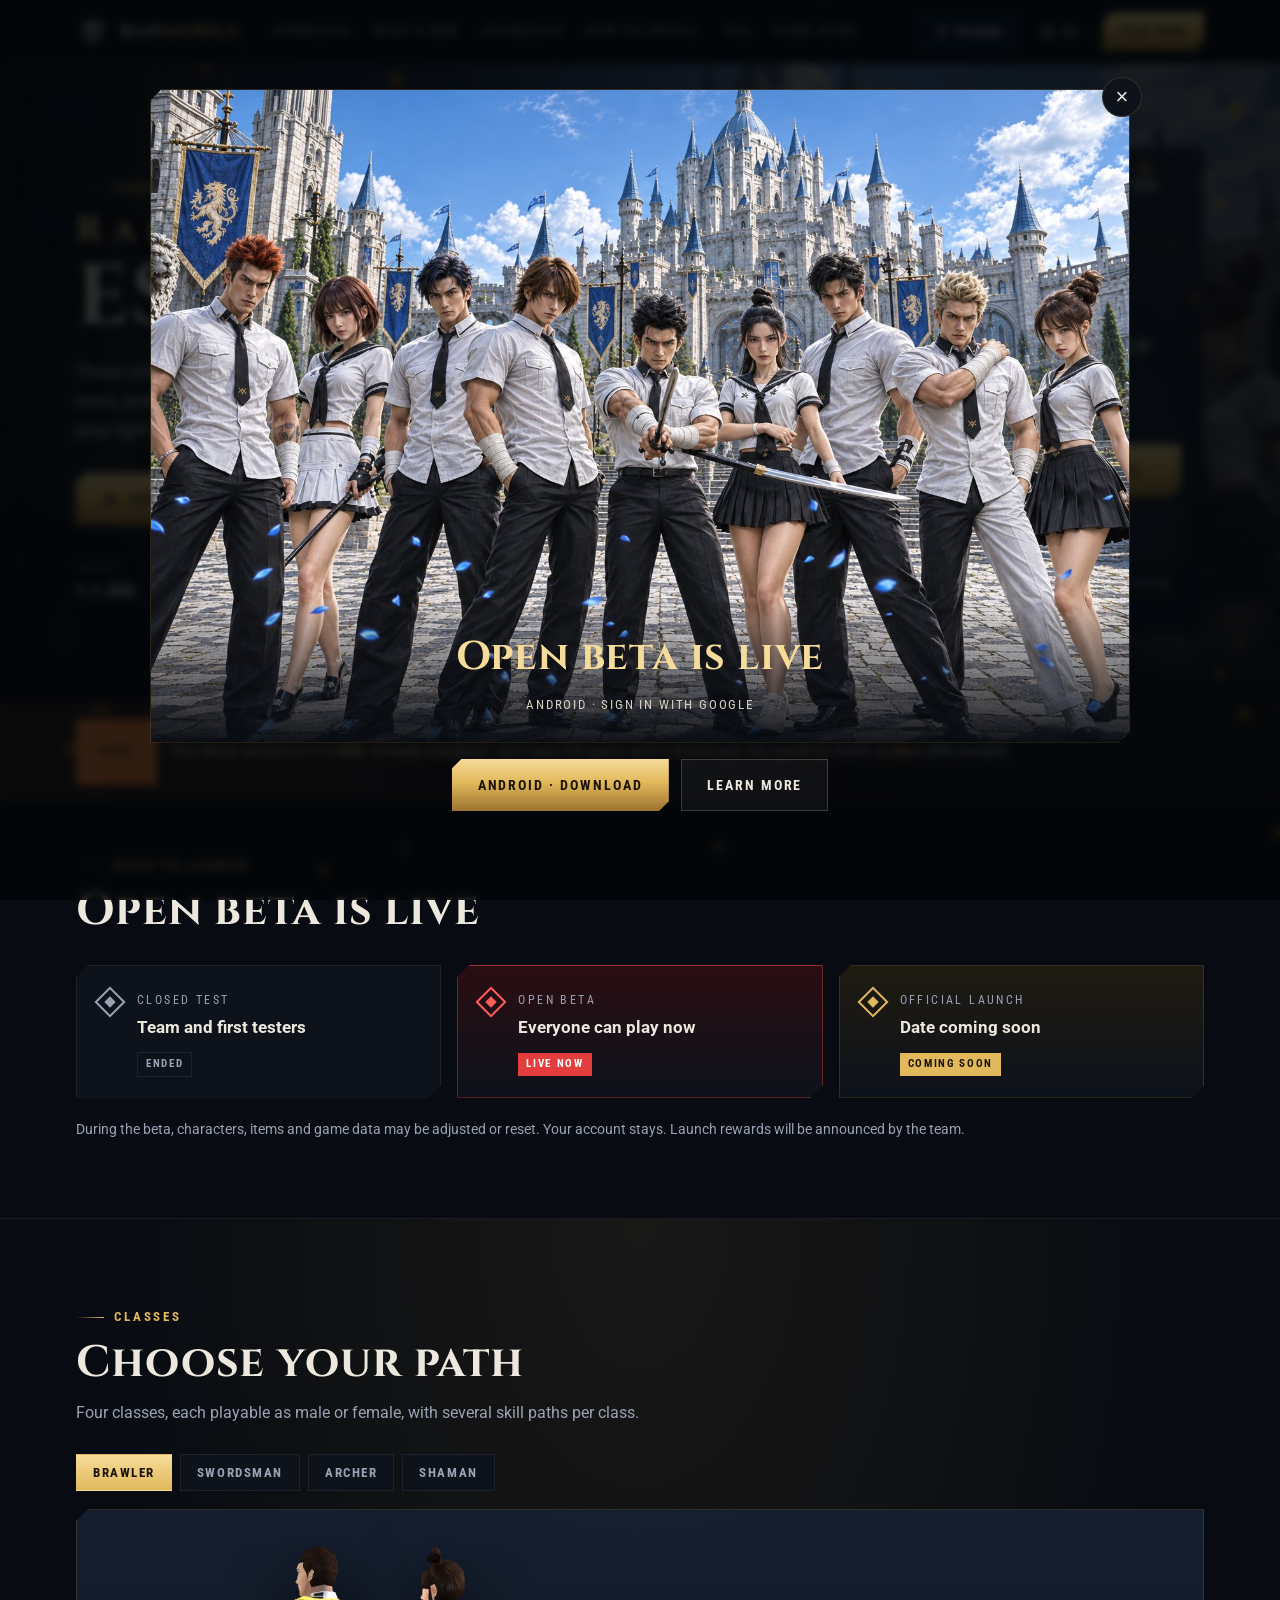
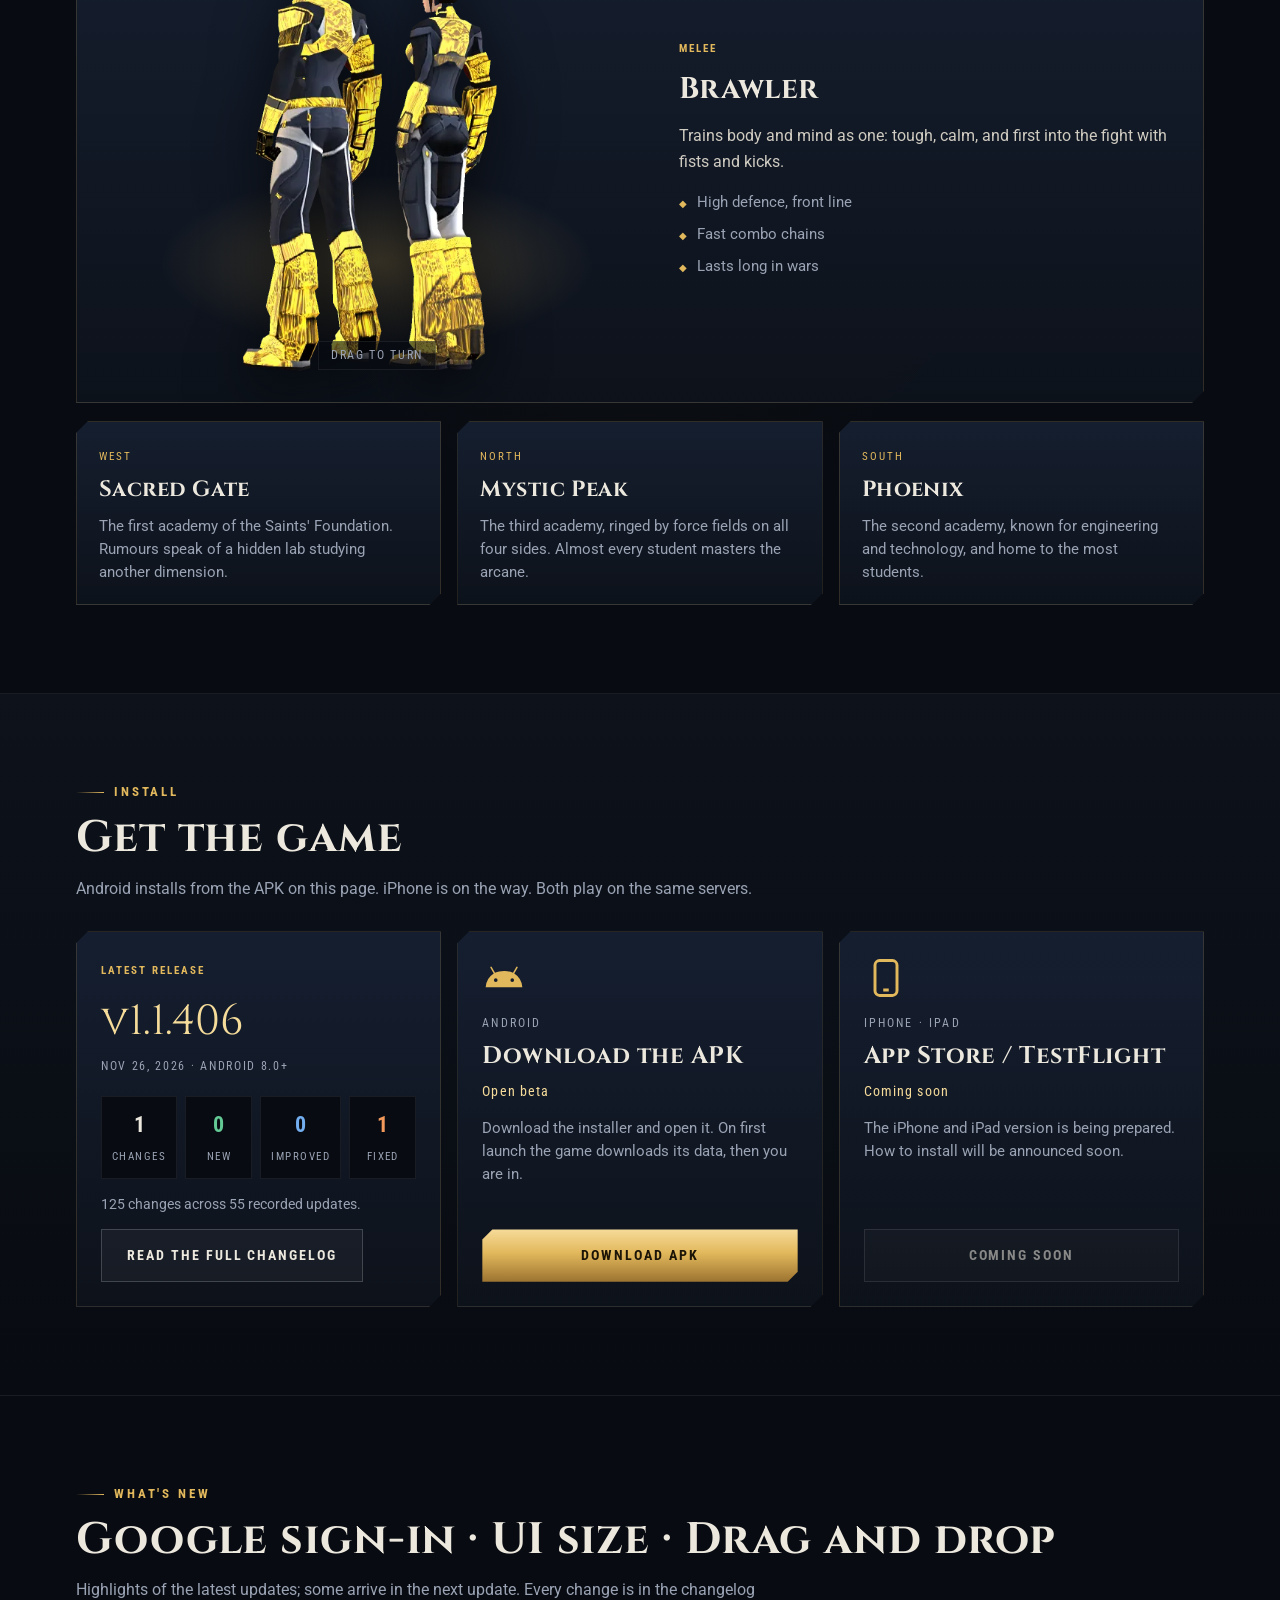
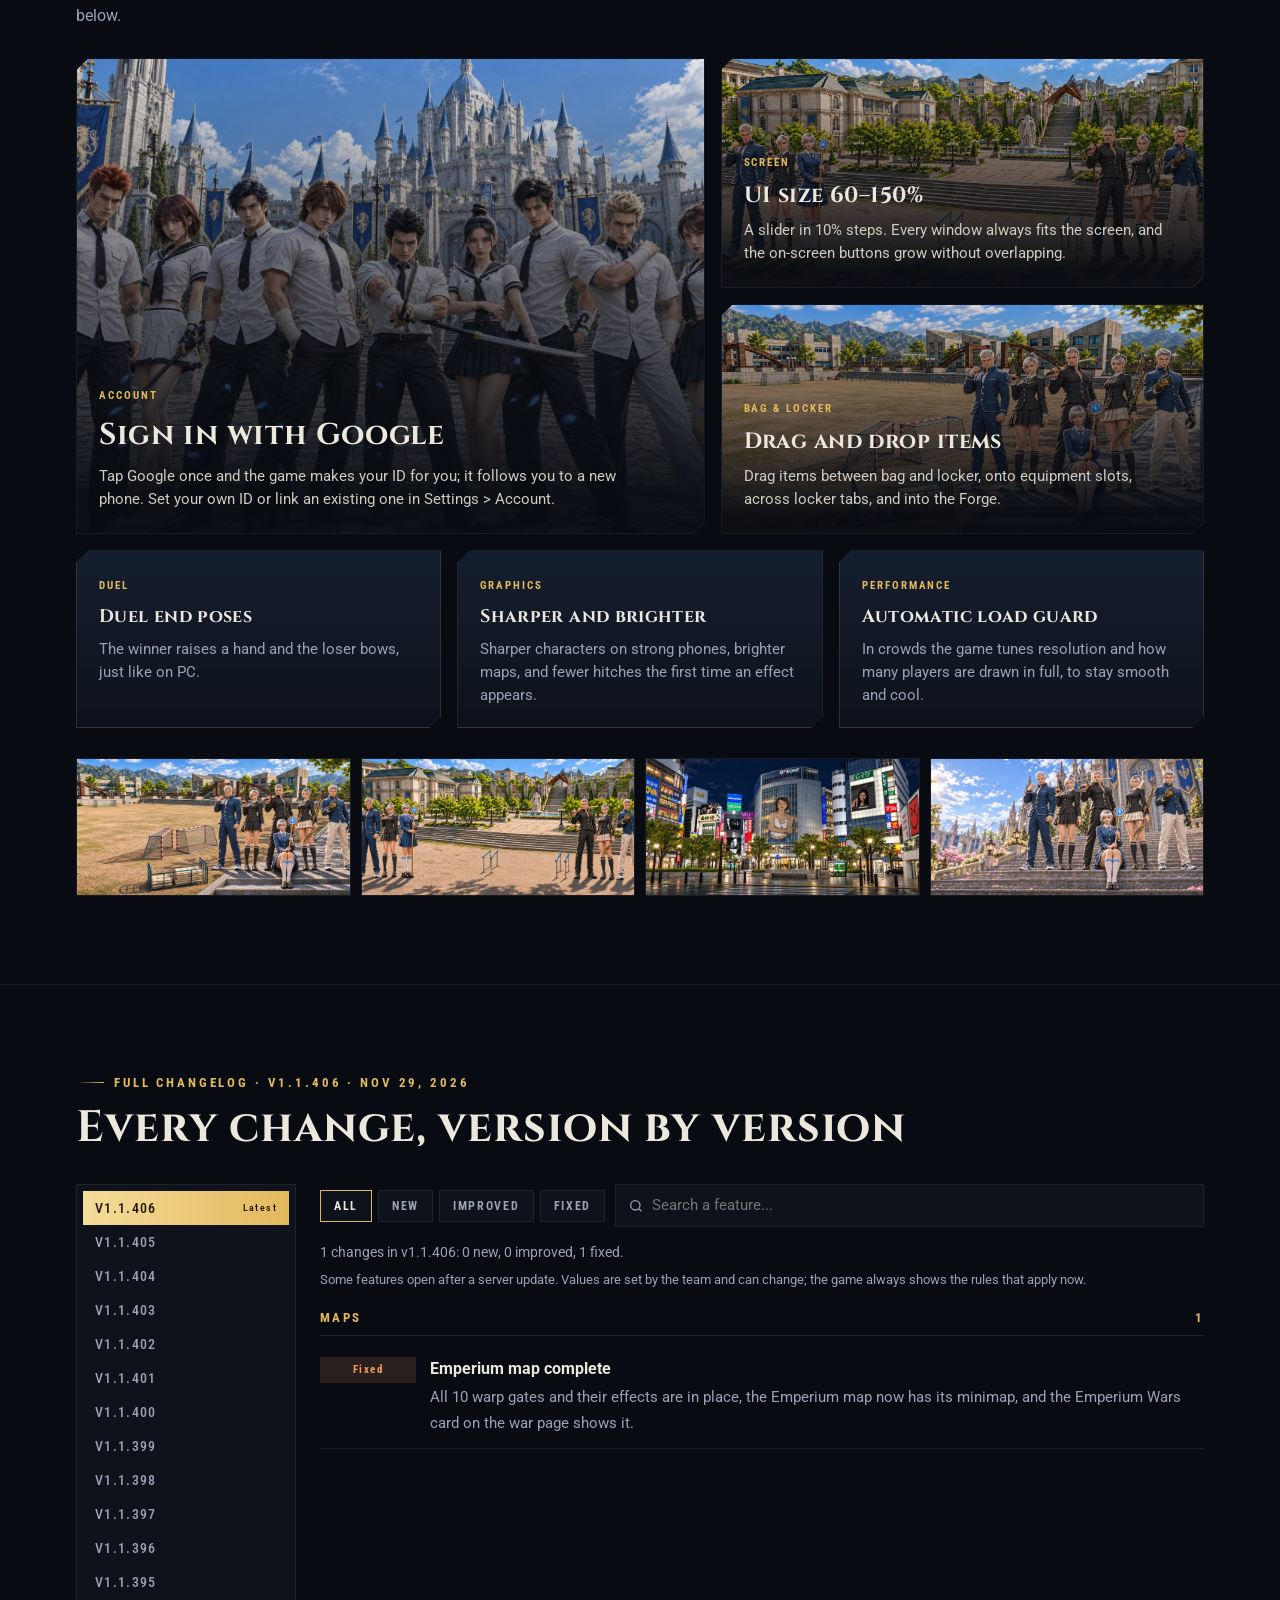
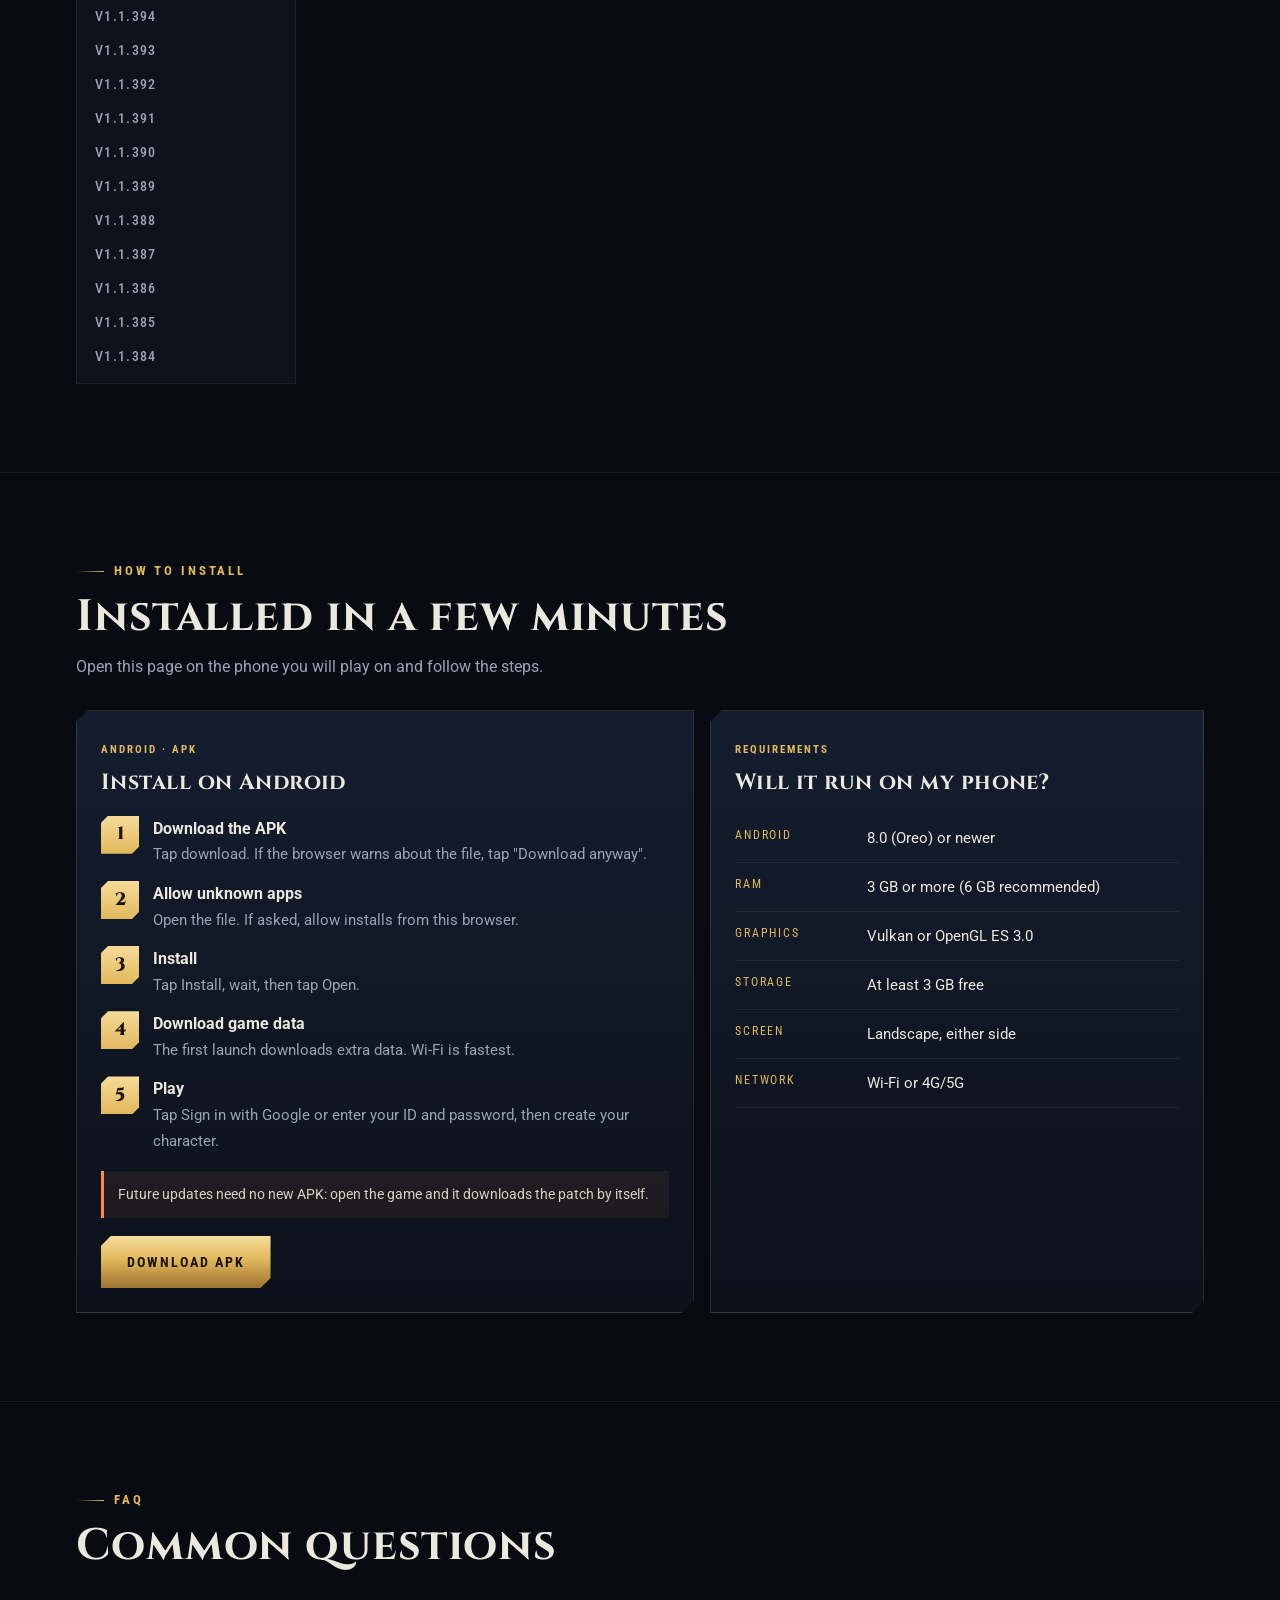
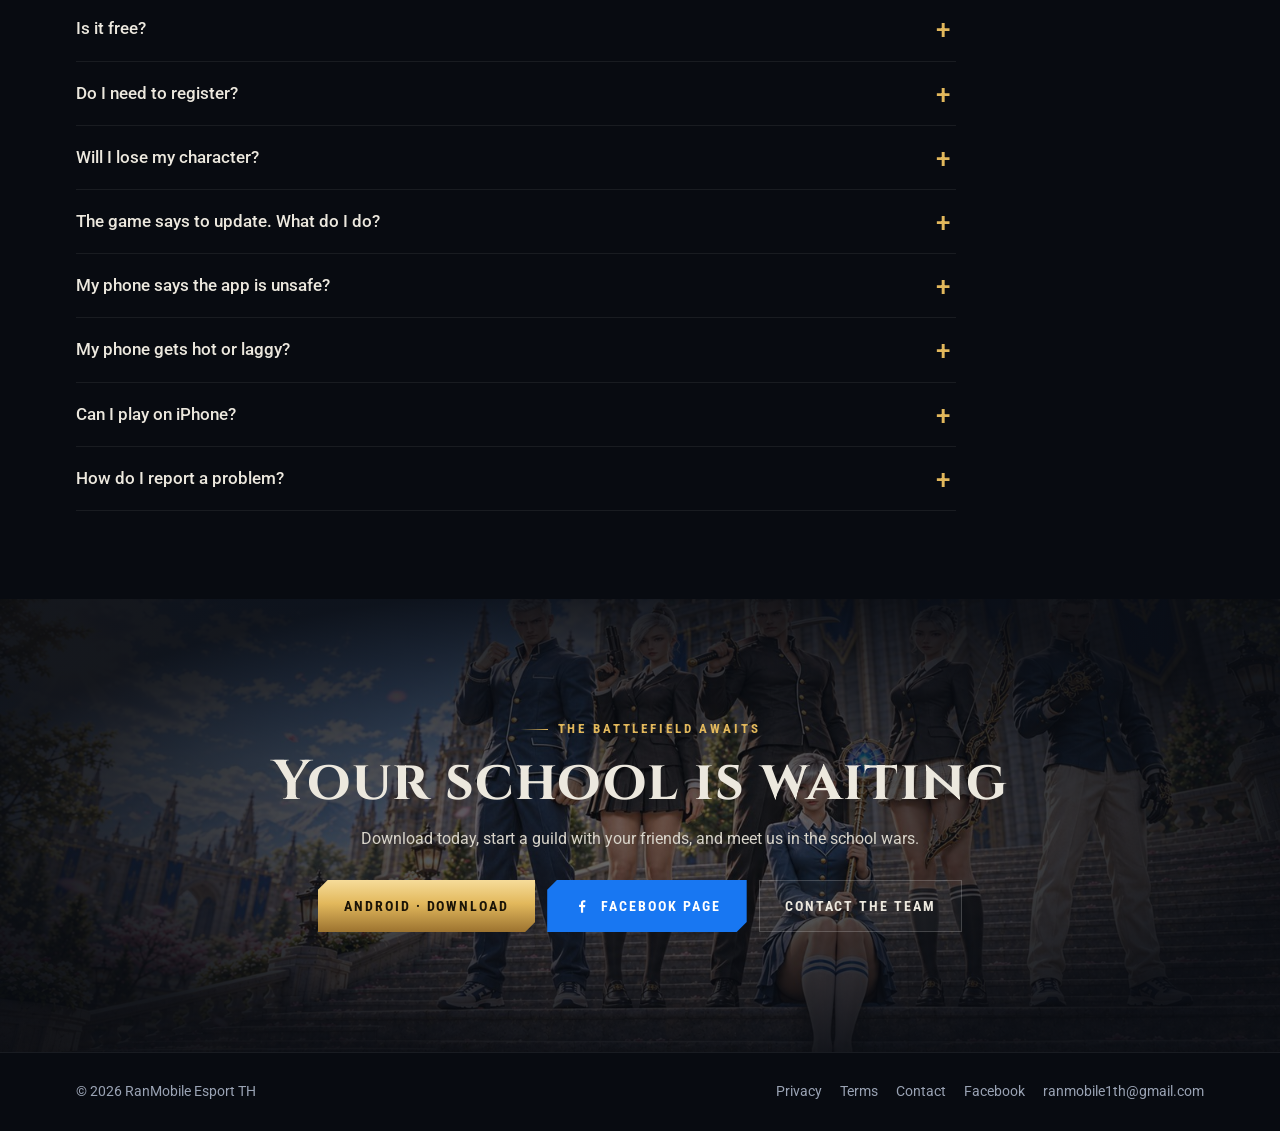
<file: index.html>
<!doctype html>
<html lang="th">
<head>
<meta charset="utf-8">
<meta name="viewport" content="width=device-width,initial-scale=1">
<title>RanMobile Esport TH</title>
<meta name="description" content="RanMobile Esport TH — เกมออนไลน์บนมือถือ 3 สถาบัน 4 สายอาชีพ สงครามกิลด์และสถาบัน เข้าเล่นด้วยบัญชี Google ได้ทันที">
<meta property="og:title" content="RanMobile Esport TH">
<meta property="og:description" content="3 สถาบัน · 4 สายอาชีพ · สงคราม · แชทเสียง · เล่นบนมือถือ Android">
<meta property="og:image" content="https://ranmobile-th.github.io/img/hero.jpg">
<meta name="theme-color" content="#080b11">
<link rel="icon" href="img/mark.png">
<link rel="preconnect" href="https://fonts.googleapis.com"><link rel="preconnect" href="https://fonts.gstatic.com" crossorigin>
<link href="https://fonts.googleapis.com/css2?family=Cinzel:wght@600;700;800&family=Noto+Sans+Thai:wght@400;500;700;800&family=Roboto+Condensed:wght@500;700&family=Roboto:wght@400;500;700&display=swap" rel="stylesheet">
<link rel="stylesheet" href="style.css">
</head>
<body>
<nav class="nav" aria-label="main">
 <div class="wrap">
  <a class="brand" href="#top"><img src="img/mark.png" alt=""><span>RAN<b>MOBILE</b></span></a>
  <div class="navlinks" id="navlinks">
   <a href="#download" data-i18n="nav.download"></a>
   <a href="#new" data-i18n="nav.new"></a>
   <a href="#changelog" data-i18n="nav.changelog"></a>
   <a href="#install" data-i18n="nav.install"></a>
   <a href="#faq" data-i18n="nav.faq"></a>
   <a href="guide.html" data-i18n="nav.guide"></a>
  </div>
  <div class="navright">
   <a class="fb-btn" href="https://www.facebook.com/share/1JrQcMJYX2/?mibextid=wwXIfr" target="_blank" rel="noopener" aria-label="Facebook"><svg viewBox="0 0 24 24" fill="currentColor"><path d="M13.5 21v-7.5h2.5l.4-3h-2.9V8.6c0-.9.3-1.5 1.5-1.5h1.5V4.4c-.3 0-1.2-.1-2.2-.1-2.2 0-3.7 1.3-3.7 3.8v2.3H8.1v3h2.5V21h2.9Z"/></svg><span data-i18n="nav.fb"></span></a>
   <div class="lang" id="lang">
    <button type="button" aria-haspopup="true" aria-expanded="false"><svg viewBox="0 0 24 24" fill="none" stroke="currentColor" stroke-width="1.6"><circle cx="12" cy="12" r="9"/><path d="M3 12h18M12 3c2.6 2.8 2.6 15.2 0 18M12 3c-2.6 2.8-2.6 15.2 0 18"/></svg><span id="langcode">TH</span></button>
    <ul id="langlist"></ul>
   </div>
   <a class="btn btn-gold get-btn" href="#download"><span data-i18n="nav.get"></span></a>
   <button class="burger" id="burger" aria-label="menu"><svg viewBox="0 0 24 24" fill="none" stroke="currentColor" stroke-width="1.8"><path d="M4 7h16M4 12h16M4 17h16"/></svg></button>
  </div>
 </div>
</nav>

<main>
<header class="hero" id="top">
 <div class="hero-bg" aria-hidden="true"></div>
 <div class="wrap">
  <div>
   <div class="kicker" data-i18n="hero.kicker"></div>
   <h1><span class="sub">RanMobile</span>ESPORT TH</h1>
   <p class="desc" data-i18n="hero.desc"></p>
   <div class="ctas">
    <a class="btn btn-gold apk-link" href="#"><svg viewBox="0 0 24 24" fill="currentColor"><path d="M17.6 9.5 19.4 6.4a.4.4 0 0 0-.7-.4l-1.8 3.2A10.9 10.9 0 0 0 12 8.2c-1.8 0-3.5.4-4.9 1l-1.8-3.2a.4.4 0 1 0-.7.4l1.8 3.1A9.6 9.6 0 0 0 2 17h20a9.6 9.6 0 0 0-4.4-7.5ZM7.5 14.2a1 1 0 1 1 0-2 1 1 0 0 1 0 2Zm9 0a1 1 0 1 1 0-2 1 1 0 0 1 0 2Z"/></svg><span data-i18n="cta.android"></span></a>
    <a class="btn btn-ghost" aria-disabled="true"><svg viewBox="0 0 24 24" fill="none" stroke="currentColor" stroke-width="1.6"><rect x="6" y="2.5" width="12" height="19" rx="2.5"/><path d="M10.5 18.5h3"/></svg><span data-i18n="cta.ios"></span></a>
    <a class="btn btn-fb" href="https://www.facebook.com/share/1JrQcMJYX2/?mibextid=wwXIfr" target="_blank" rel="noopener"><svg viewBox="0 0 24 24" fill="currentColor"><path d="M13.5 21v-7.5h2.5l.4-3h-2.9V8.6c0-.9.3-1.5 1.5-1.5h1.5V4.4c-.3 0-1.2-.1-2.2-.1-2.2 0-3.7 1.3-3.7 3.8v2.3H8.1v3h2.5V21h2.9Z"/></svg><span data-i18n="cta.fb"></span></a>
   </div>
   <div class="stats">
    <div><small data-i18n="stat.version"></small><b class="v-latest"></b></div>
    <div><small data-i18n="stat.android"></small><b>8.0+</b></div>
    <div><small data-i18n="stat.updated"></small><b class="v-date"></b></div>
   </div>
  </div>
  <aside class="card chamfer infocard reveal">
   <div class="head"><img src="img/mark.png" alt=""><div><h3>RanMobile Esport TH</h3><small data-i18n="card.sub"></small></div></div>
   <div class="specs">
    <div><small data-i18n="card.version"></small><b class="v-latest"></b></div>
    <div><small data-i18n="card.price"></small><b data-i18n="card.free"></b></div>
    <div><small data-i18n="card.android"></small><b>Android 8.0+</b></div>
    <div><small data-i18n="card.login"></small><b data-i18n="card.loginv"></b></div>
    <div class="wide"><small data-i18n="card.where"></small><b data-i18n="card.wherev"></b></div>
   </div>
   <a class="btn btn-gold apk-link" href="#"><span data-i18n="cta.androidapk"></span></a>
   <a class="btn btn-ghost" href="#install"><span data-i18n="cta.howto"></span></a>
   <p data-i18n="card.note"></p>
  </aside>
 </div>
</header>

<div class="notice">
 <div class="wrap"><span class="pill req" data-i18n="notice.tag"></span><span data-i18n-html="notice.text"></span></div>
</div>

<section class="road" id="launch">
 <div class="wrap">
  <div class="kicker" data-i18n="road.kicker"></div>
  <h2 data-i18n="road.title"></h2>
  <div class="steps">
   <div class="step done chamfer reveal"><div class="gem"></div><div><small data-i18n="road.s1"></small><b data-i18n="road.s1d"></b><span class="tag ended" data-i18n="tag.ended"></span></div></div>
   <div class="step live chamfer reveal"><div class="gem"></div><div><small data-i18n="road.s2"></small><b data-i18n="road.s2d"></b><span class="tag live" data-i18n="tag.live"></span></div></div>
   <div class="step next chamfer reveal"><div class="gem"></div><div><small data-i18n="road.s3"></small><b data-i18n="road.s3d"></b><span class="tag soon" data-i18n="tag.soon"></span></div></div>
  </div>
  <p class="foot-note" data-i18n="road.note"></p>
 </div>
</section>

<section class="classes block" id="classes">
 <div class="wrap">
  <div class="kicker" data-i18n="cls.kicker"></div>
  <h2 data-i18n="cls.title"></h2>
  <p class="lead" data-i18n="cls.lead"></p>
  <div class="cls-tabs" role="tablist" id="clstabs"></div>
  <div class="card chamfer cls-stage reveal">
   <div class="cls-art" id="clsart"></div>
   <div class="cls-info"><span class="chip" id="clschip"></span><h3 id="clsname"></h3><p id="clsdesc"></p><ul id="clspts"></ul></div>
  </div>
  <div class="schools">
   <div class="card chamfer school reveal"><small data-i18n="sch.w"></small><h3>Sacred Gate</h3><p data-i18n="sch.sg"></p></div>
   <div class="card chamfer school reveal"><small data-i18n="sch.n"></small><h3>Mystic Peak</h3><p data-i18n="sch.mp"></p></div>
   <div class="card chamfer school reveal"><small data-i18n="sch.s"></small><h3>Phoenix</h3><p data-i18n="sch.phx"></p></div>
  </div>
 </div>
</section>

<section class="get block" id="download">
 <div class="wrap">
  <div class="kicker" data-i18n="get.kicker"></div>
  <h2 data-i18n="get.title"></h2>
  <p class="lead" data-i18n="get.lead"></p>
  <div class="get-grid">
   <div class="card chamfer release reveal">
    <span class="chip" data-i18n="get.latest"></span>
    <div class="ver">v<span class="v-latest"></span></div>
    <div class="meta"><span class="v-date"></span> · ANDROID 8.0+</div>
    <div class="counts"><div><b id="c-all"></b><small data-i18n="get.changes"></small></div><div class="n"><b id="c-new"></b><small data-i18n="f.new"></small></div><div class="i"><b id="c-imp"></b><small data-i18n="f.imp"></small></div><div class="f"><b id="c-fix"></b><small data-i18n="f.fix"></small></div></div>
    <p id="c-total"></p>
    <a class="btn btn-ghost" href="#changelog"><span data-i18n="get.readall"></span></a>
   </div>
   <div class="card chamfer platform reveal">
    <svg class="icon" viewBox="0 0 24 24" fill="currentColor"><path d="M17.6 9.5 19.4 6.4a.4.4 0 0 0-.7-.4l-1.8 3.2A10.9 10.9 0 0 0 12 8.2c-1.8 0-3.5.4-4.9 1l-1.8-3.2a.4.4 0 1 0-.7.4l1.8 3.1A9.6 9.6 0 0 0 2 17h20a9.6 9.6 0 0 0-4.4-7.5ZM7.5 14.2a1 1 0 1 1 0-2 1 1 0 0 1 0 2Zm9 0a1 1 0 1 1 0-2 1 1 0 0 1 0 2Z"/></svg>
    <small>ANDROID</small><h3 data-i18n="get.and"></h3><div class="sub" data-i18n="get.ands"></div>
    <p data-i18n="get.andp"></p>
    <a class="btn btn-gold apk-link" href="#"><span data-i18n="cta.downloadapk"></span></a>
   </div>
   <div class="card chamfer platform reveal">
    <svg class="icon" viewBox="0 0 24 24" fill="none" stroke="currentColor" stroke-width="1.6"><rect x="6" y="2.5" width="12" height="19" rx="2.5"/><path d="M10.5 18.5h3"/></svg>
    <small>IPHONE · IPAD</small><h3 data-i18n="get.ios"></h3><div class="sub" data-i18n="tag.soon"></div>
    <p data-i18n="get.iosp"></p>
    <a class="btn btn-ghost" aria-disabled="true"><span data-i18n="tag.soon"></span></a>
   </div>
  </div>
 </div>
</section>

<section class="block" id="new">
 <div class="wrap">
  <div class="kicker" data-i18n="new.kicker"></div>
  <h2 data-i18n="new.title"></h2>
  <p class="lead" data-i18n="new.lead"></p>
  <div class="feat-hero">
   <article class="feat big chamfer reveal"><div class="bg" style="background-image:url(img/hero.jpg)"></div><span class="chip" data-i18n="new.f1c"></span><h3 data-i18n="new.f1t"></h3><p data-i18n="new.f1p"></p></article>
   <article class="feat chamfer reveal"><div class="bg" style="background-image:url(img/slide2.jpg)"></div><span class="chip" data-i18n="new.f2c"></span><h3 data-i18n="new.f2t"></h3><p data-i18n="new.f2p"></p></article>
   <article class="feat chamfer reveal"><div class="bg" style="background-image:url(img/slide1.jpg)"></div><span class="chip" data-i18n="new.f3c"></span><h3 data-i18n="new.f3t"></h3><p data-i18n="new.f3p"></p></article>
  </div>
  <div class="feat-grid">
   <div class="card chamfer mini reveal"><span class="chip" data-i18n="new.m1c"></span><h3 data-i18n="new.m1t"></h3><p data-i18n="new.m1p"></p></div>
   <div class="card chamfer mini reveal"><span class="chip" data-i18n="new.m2c"></span><h3 data-i18n="new.m2t"></h3><p data-i18n="new.m2p"></p></div>
   <div class="card chamfer mini reveal"><span class="chip" data-i18n="new.m3c"></span><h3 data-i18n="new.m3t"></h3><p data-i18n="new.m3p"></p></div>
  </div>
  <div class="gallery" id="gallery">
   <button data-src="img/slide1.jpg" aria-label="screenshot 1"><img src="img/slide1.jpg" alt="" loading="lazy"></button>
   <button data-src="img/slide2.jpg" aria-label="screenshot 2"><img src="img/slide2.jpg" alt="" loading="lazy"></button>
   <button data-src="img/slide3.jpg" aria-label="screenshot 3"><img src="img/slide3.jpg" alt="" loading="lazy"></button>
   <button data-src="img/slide4.jpg" aria-label="screenshot 4"><img src="img/slide4.jpg" alt="" loading="lazy"></button>
  </div>
 </div>
</section>

<section class="block" id="changelog">
 <div class="wrap">
  <div class="kicker" id="log-kicker"></div>
  <h2 data-i18n="log.title"></h2>
  <div class="log">
   <nav class="rail" id="rail" aria-label="versions"></nav>
   <div>
    <div class="logtools">
     <div class="filters" id="filters">
      <button data-f="all" aria-pressed="true" data-i18n="f.all"></button>
      <button data-f="new" aria-pressed="false" data-i18n="f.new"></button>
      <button data-f="imp" aria-pressed="false" data-i18n="f.imp"></button>
      <button data-f="fix" aria-pressed="false" data-i18n="f.fix"></button>
     </div>
     <label class="search"><svg viewBox="0 0 24 24" fill="none" stroke="currentColor" stroke-width="2"><circle cx="11" cy="11" r="7"/><path d="m20 20-3.5-3.5"/></svg><input id="q" type="search" data-i18n-ph="log.search"></label>
    </div>
    <p class="logsum" id="logsum"></p>
    <p class="lognote" data-i18n="log.note"></p>
    <div id="entries"></div>
   </div>
  </div>
 </div>
</section>

<section class="block" id="install">
 <div class="wrap">
  <div class="kicker" data-i18n="ins.kicker"></div>
  <h2 data-i18n="ins.title"></h2>
  <p class="lead" data-i18n="ins.lead"></p>
  <div class="install-grid">
   <div class="card chamfer howto reveal">
    <span class="chip">ANDROID · APK</span><h3 data-i18n="ins.h"></h3>
    <ol>
     <li><div><b data-i18n="ins.1t"></b><span data-i18n="ins.1p"></span></div></li>
     <li><div><b data-i18n="ins.2t"></b><span data-i18n="ins.2p"></span></div></li>
     <li><div><b data-i18n="ins.3t"></b><span data-i18n="ins.3p"></span></div></li>
     <li><div><b data-i18n="ins.4t"></b><span data-i18n="ins.4p"></span></div></li>
     <li><div><b data-i18n="ins.5t"></b><span data-i18n="ins.5p"></span></div></li>
    </ol>
    <div class="tip" data-i18n="ins.tip"></div>
    <div style="margin-top:18px"><a class="btn btn-gold apk-link" href="#"><span data-i18n="cta.downloadapk"></span></a></div>
   </div>
   <div class="card chamfer req reveal">
    <span class="chip" data-i18n="req.kicker"></span><h3 data-i18n="req.title"></h3>
    <dl>
     <div><dt>Android</dt><dd data-i18n="req.and"></dd></div>
     <div><dt data-i18n="req.ramk"></dt><dd data-i18n="req.ram"></dd></div>
     <div><dt data-i18n="req.gfxk"></dt><dd data-i18n="req.gfx"></dd></div>
     <div><dt data-i18n="req.spacek"></dt><dd data-i18n="req.space"></dd></div>
     <div><dt data-i18n="req.scrk"></dt><dd data-i18n="req.scr"></dd></div>
     <div><dt data-i18n="req.netk"></dt><dd data-i18n="req.net"></dd></div>
    </dl>
   </div>
  </div>
 </div>
</section>

<section class="block" id="faq">
 <div class="wrap">
  <div class="kicker">FAQ</div>
  <h2 data-i18n="faq.title"></h2>
  <div class="faq-list" id="faqlist"></div>
 </div>
</section>

<section class="closing">
 <div class="bg" aria-hidden="true"></div>
 <div class="wrap">
  <div class="kicker" style="justify-content:center" data-i18n="end.kicker"></div>
  <h2 data-i18n="end.title"></h2>
  <p data-i18n="end.p"></p>
  <div class="ctas">
   <a class="btn btn-gold apk-link" href="#"><span data-i18n="cta.android"></span></a>
   <a class="btn btn-fb" href="https://www.facebook.com/share/1JrQcMJYX2/?mibextid=wwXIfr" target="_blank" rel="noopener"><svg viewBox="0 0 24 24" fill="currentColor"><path d="M13.5 21v-7.5h2.5l.4-3h-2.9V8.6c0-.9.3-1.5 1.5-1.5h1.5V4.4c-.3 0-1.2-.1-2.2-.1-2.2 0-3.7 1.3-3.7 3.8v2.3H8.1v3h2.5V21h2.9Z"/></svg><span data-i18n="cta.fb"></span></a>
   <a class="btn btn-ghost" href="contact.html"><span data-i18n="cta.contact"></span></a>
  </div>
 </div>
</section>
</main>

<footer>
 <div class="wrap">
  <span>© 2026 RanMobile Esport TH</span>
  <nav><a href="privacy.html" data-i18n="foot.privacy"></a><a href="terms.html" data-i18n="foot.terms"></a><a href="contact.html" data-i18n="foot.contact"></a><a href="https://www.facebook.com/share/1JrQcMJYX2/?mibextid=wwXIfr" target="_blank" rel="noopener">Facebook</a><a href="mailto:ranmobile1th@gmail.com">ranmobile1th@gmail.com</a></nav>
 </div>
</footer>

<div class="modal" id="poster" role="dialog" aria-modal="true">
 <div class="box">
  <button class="x" aria-label="close">×</button>
  <div class="poster chamfer"><img src="img/hero.jpg" alt=""><div class="cap"><h3 data-i18n="pop.title"></h3><p data-i18n="pop.sub"></p></div></div>
  <div class="ctas"><a class="btn btn-gold apk-link" href="#"><span data-i18n="cta.android"></span></a><a class="btn btn-ghost close-modal" href="#launch"><span data-i18n="pop.more"></span></a></div>
 </div>
</div>
<div class="modal lightbox" id="lightbox" role="dialog" aria-modal="true"><div class="box"><button class="x" aria-label="close">×</button><img alt=""></div></div>

<script src="site.js"></script>
<script src="i18n.js"></script>
<script src="changelog.js"></script>
<script src="app.js"></script>
</body>
</html>
</file>
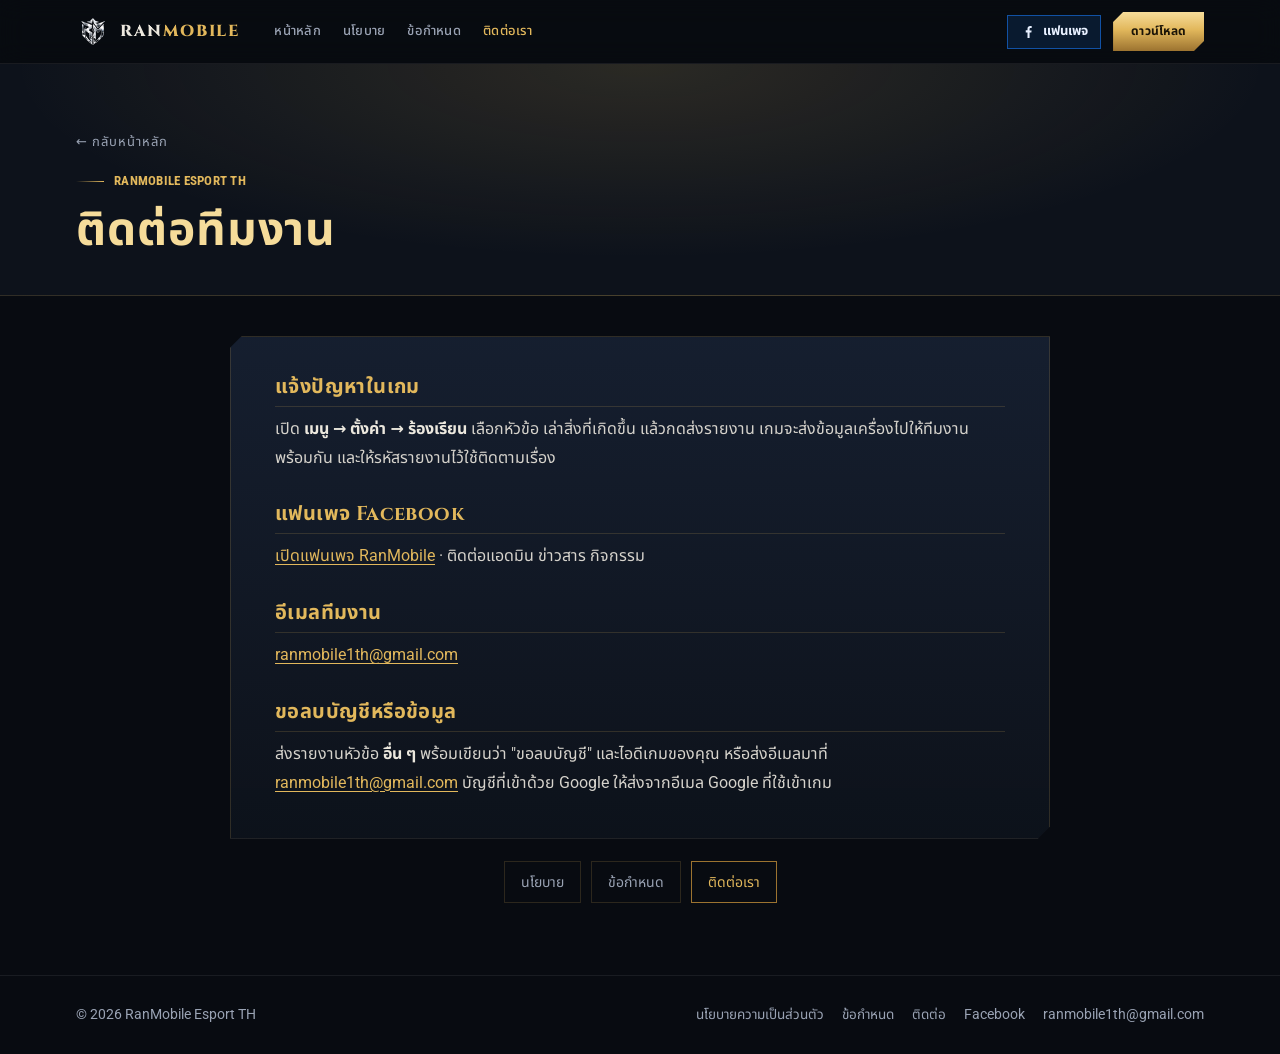
<file: contact.html>
<!doctype html>
<html lang="th">
<head>
<meta charset="utf-8">
<meta name="viewport" content="width=device-width,initial-scale=1">
<title>ติดต่อทีมงาน · RanMobile Esport TH</title>
<meta name="theme-color" content="#080b11">
<link rel="icon" href="img/mark.png">
<link rel="preconnect" href="https://fonts.googleapis.com"><link rel="preconnect" href="https://fonts.gstatic.com" crossorigin>
<link href="https://fonts.googleapis.com/css2?family=Cinzel:wght@600;700;800&family=Noto+Sans+Thai:wght@400;500;700;800&family=Roboto+Condensed:wght@500;700&family=Roboto:wght@400;500;700&display=swap" rel="stylesheet">
<link rel="stylesheet" href="style.css">
</head>
<body class="docpage">
<nav class="nav" aria-label="main">
 <div class="wrap">
  <a class="brand" href="index.html"><img src="img/mark.png" alt=""><span>RAN<b>MOBILE</b></span></a>
  <div class="navlinks doclinks"><a href="index.html">หน้าหลัก</a><a href="privacy.html">นโยบาย</a><a href="terms.html">ข้อกำหนด</a><a href="contact.html" aria-current="page">ติดต่อเรา</a></div>
  <div class="navright">
   <a class="fb-btn" href="https://www.facebook.com/share/1JrQcMJYX2/?mibextid=wwXIfr" target="_blank" rel="noopener" aria-label="Facebook"><svg viewBox="0 0 24 24" fill="currentColor"><path d="M13.5 21v-7.5h2.5l.4-3h-2.9V8.6c0-.9.3-1.5 1.5-1.5h1.5V4.4c-.3 0-1.2-.1-2.2-.1-2.2 0-3.7 1.3-3.7 3.8v2.3H8.1v3h2.5V21h2.9Z"/></svg><span>แฟนเพจ</span></a>
   <a class="btn btn-gold get-btn" href="index.html#download"><span>ดาวน์โหลด</span></a>
  </div>
 </div>
</nav>
<main>
<header class="dochead">
 <div class="wrap">
  <a class="back" href="index.html">← กลับหน้าหลัก</a>
  <div class="kicker">RanMobile Esport TH</div>
  <h1>ติดต่อทีมงาน</h1>
 </div>
</header>
<section class="docbody">
 <div class="wrap">
  <article class="card chamfer doc">
<h2>แจ้งปัญหาในเกม</h2>
<p>เปิด <b>เมนู → ตั้งค่า → ร้องเรียน</b> เลือกหัวข้อ เล่าสิ่งที่เกิดขึ้น แล้วกดส่งรายงาน เกมจะส่งข้อมูลเครื่องไปให้ทีมงานพร้อมกัน และให้รหัสรายงานไว้ใช้ติดตามเรื่อง</p>
<h2>แฟนเพจ Facebook</h2>
<p><a href="https://www.facebook.com/share/1JrQcMJYX2/?mibextid=wwXIfr" target="_blank" rel="noopener">เปิดแฟนเพจ RanMobile</a> · ติดต่อแอดมิน ข่าวสาร กิจกรรม</p>
<h2>อีเมลทีมงาน</h2>
<p><a href="mailto:ranmobile1th@gmail.com">ranmobile1th@gmail.com</a></p>
<h2>ขอลบบัญชีหรือข้อมูล</h2>
<p>ส่งรายงานหัวข้อ <b>อื่น ๆ</b> พร้อมเขียนว่า "ขอลบบัญชี" และไอดีเกมของคุณ หรือส่งอีเมลมาที่ <a href="mailto:ranmobile1th@gmail.com">ranmobile1th@gmail.com</a> บัญชีที่เข้าด้วย Google ให้ส่งจากอีเมล Google ที่ใช้เข้าเกม</p>
</article>
  <nav class="doctabs"><a href="privacy.html">นโยบาย</a><a href="terms.html">ข้อกำหนด</a><a href="contact.html" aria-current="page">ติดต่อเรา</a></nav>
 </div>
</section>
</main>
<footer>
 <div class="wrap">
  <span>© 2026 RanMobile Esport TH</span>
  <nav><a href="privacy.html">นโยบายความเป็นส่วนตัว</a><a href="terms.html">ข้อกำหนด</a><a href="contact.html">ติดต่อ</a><a href="https://www.facebook.com/share/1JrQcMJYX2/?mibextid=wwXIfr" target="_blank" rel="noopener">Facebook</a><a href="mailto:ranmobile1th@gmail.com">ranmobile1th@gmail.com</a></nav>
 </div>
</footer>
</body>
</html>
</file>
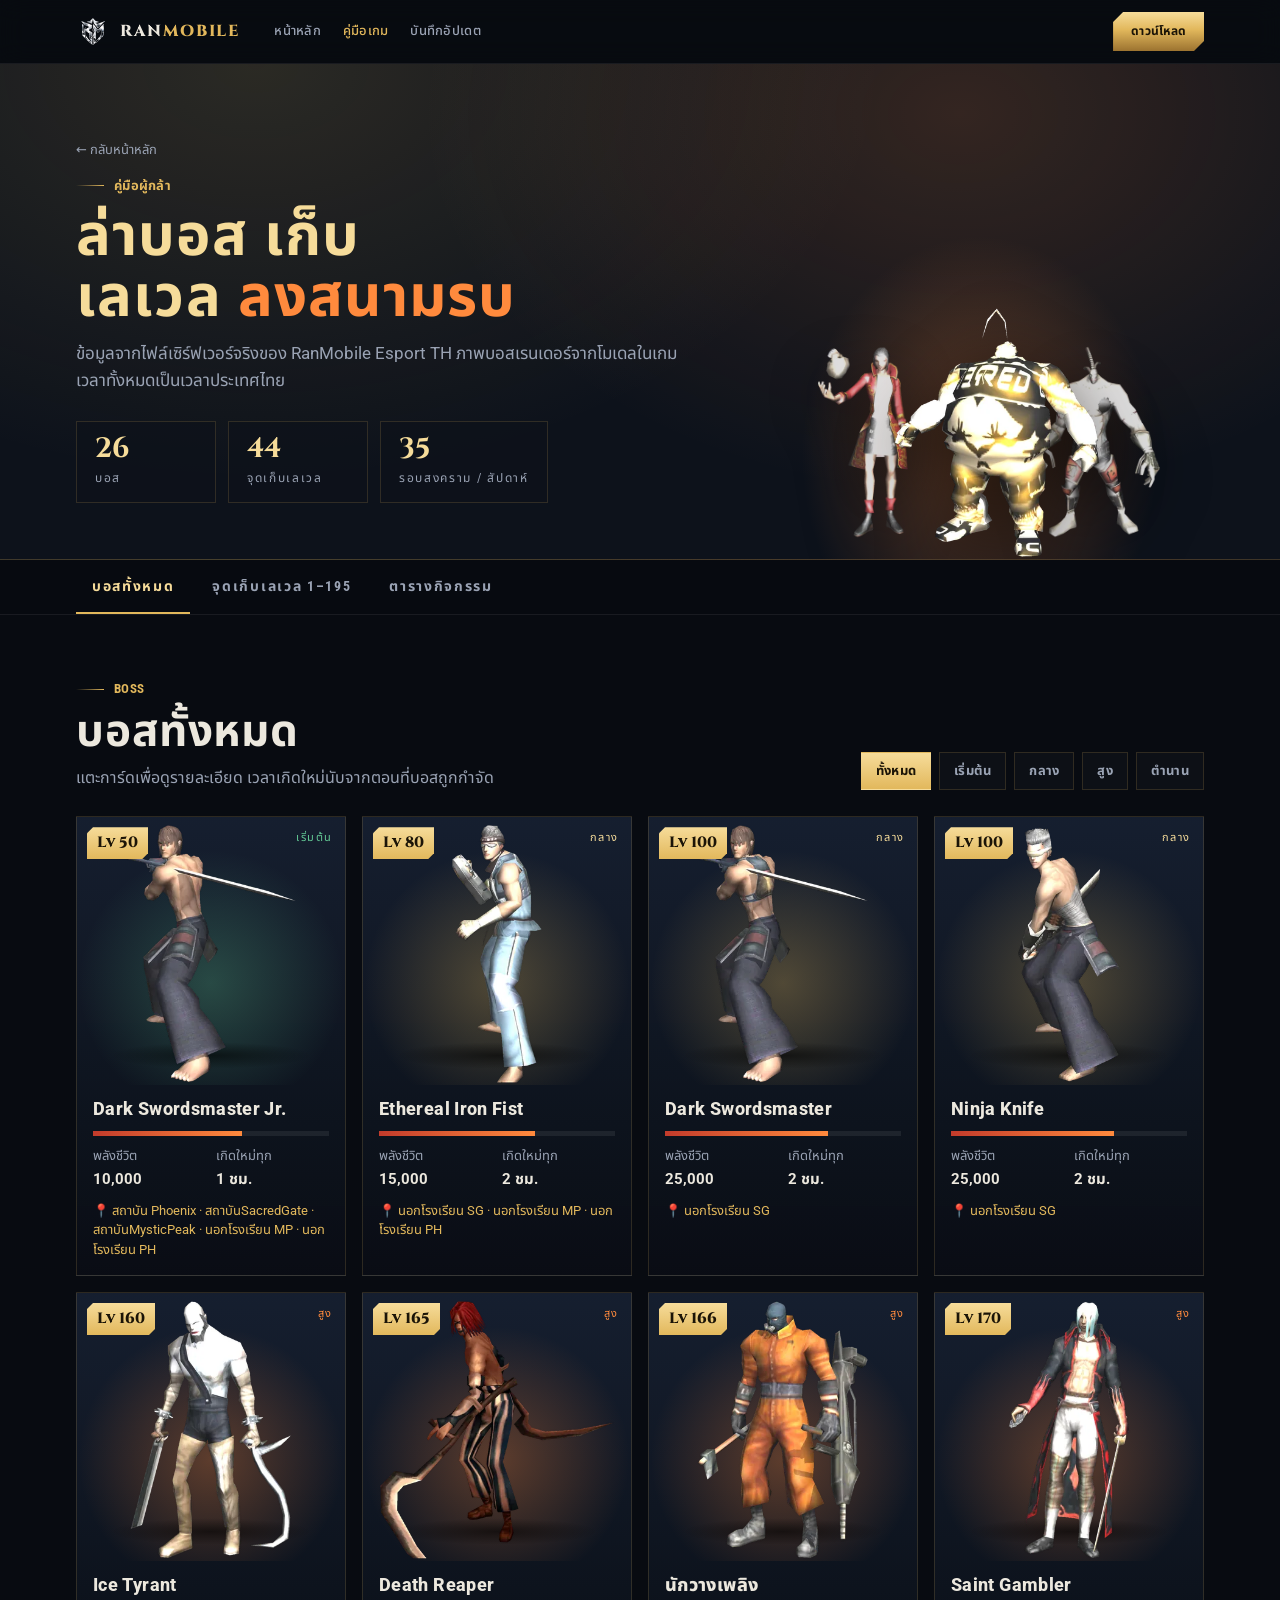
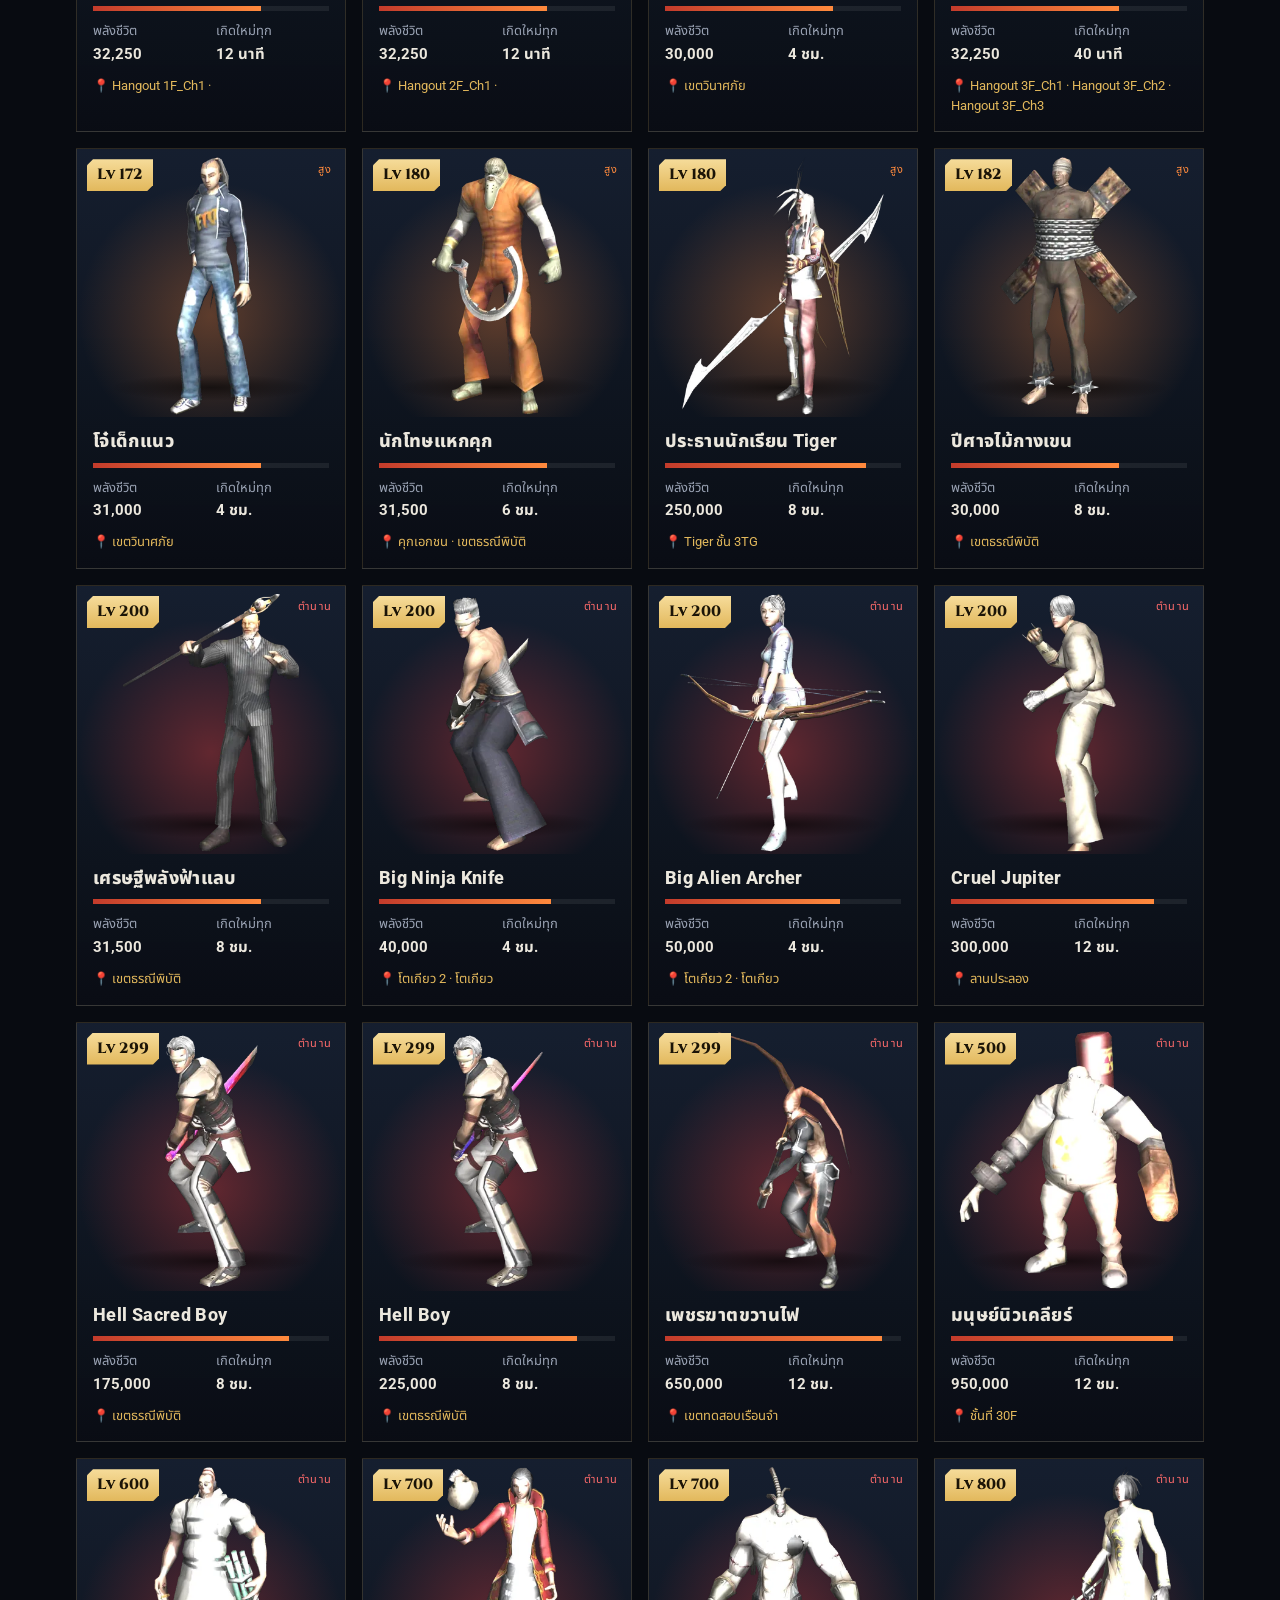
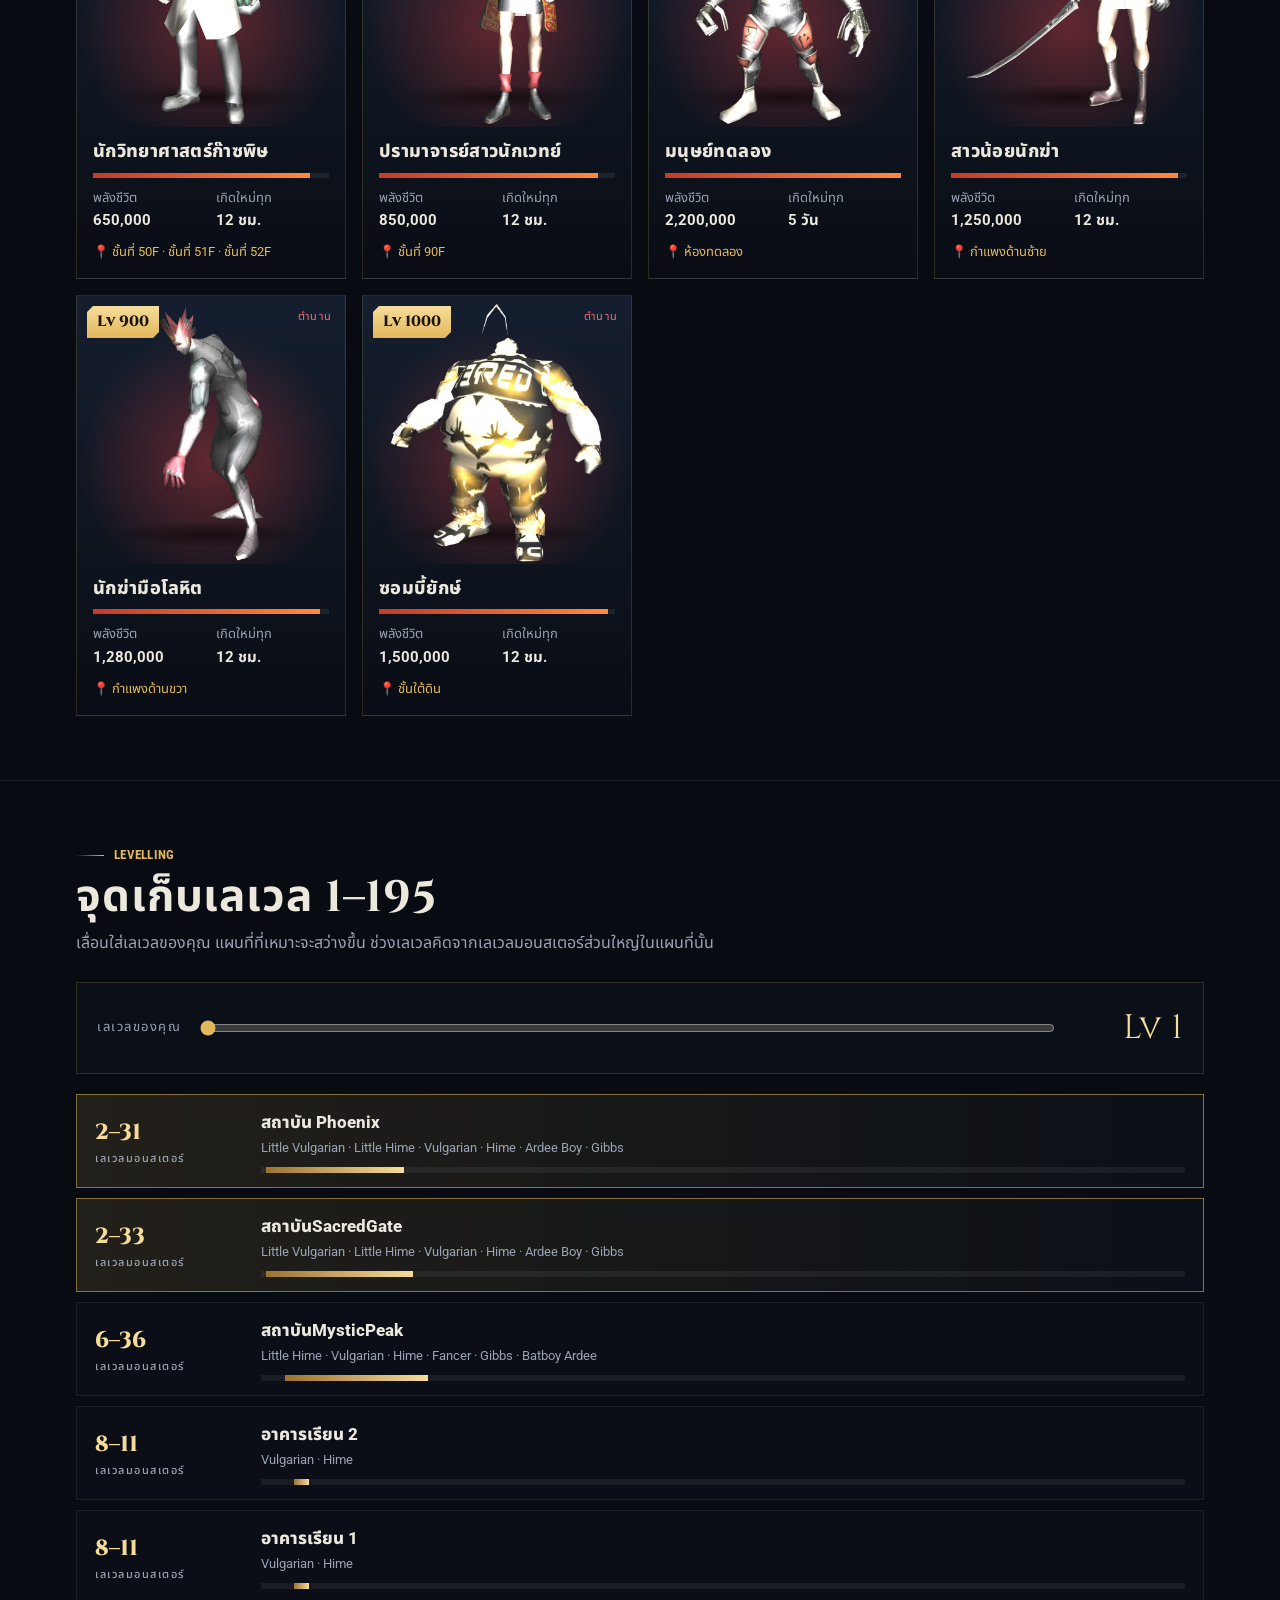
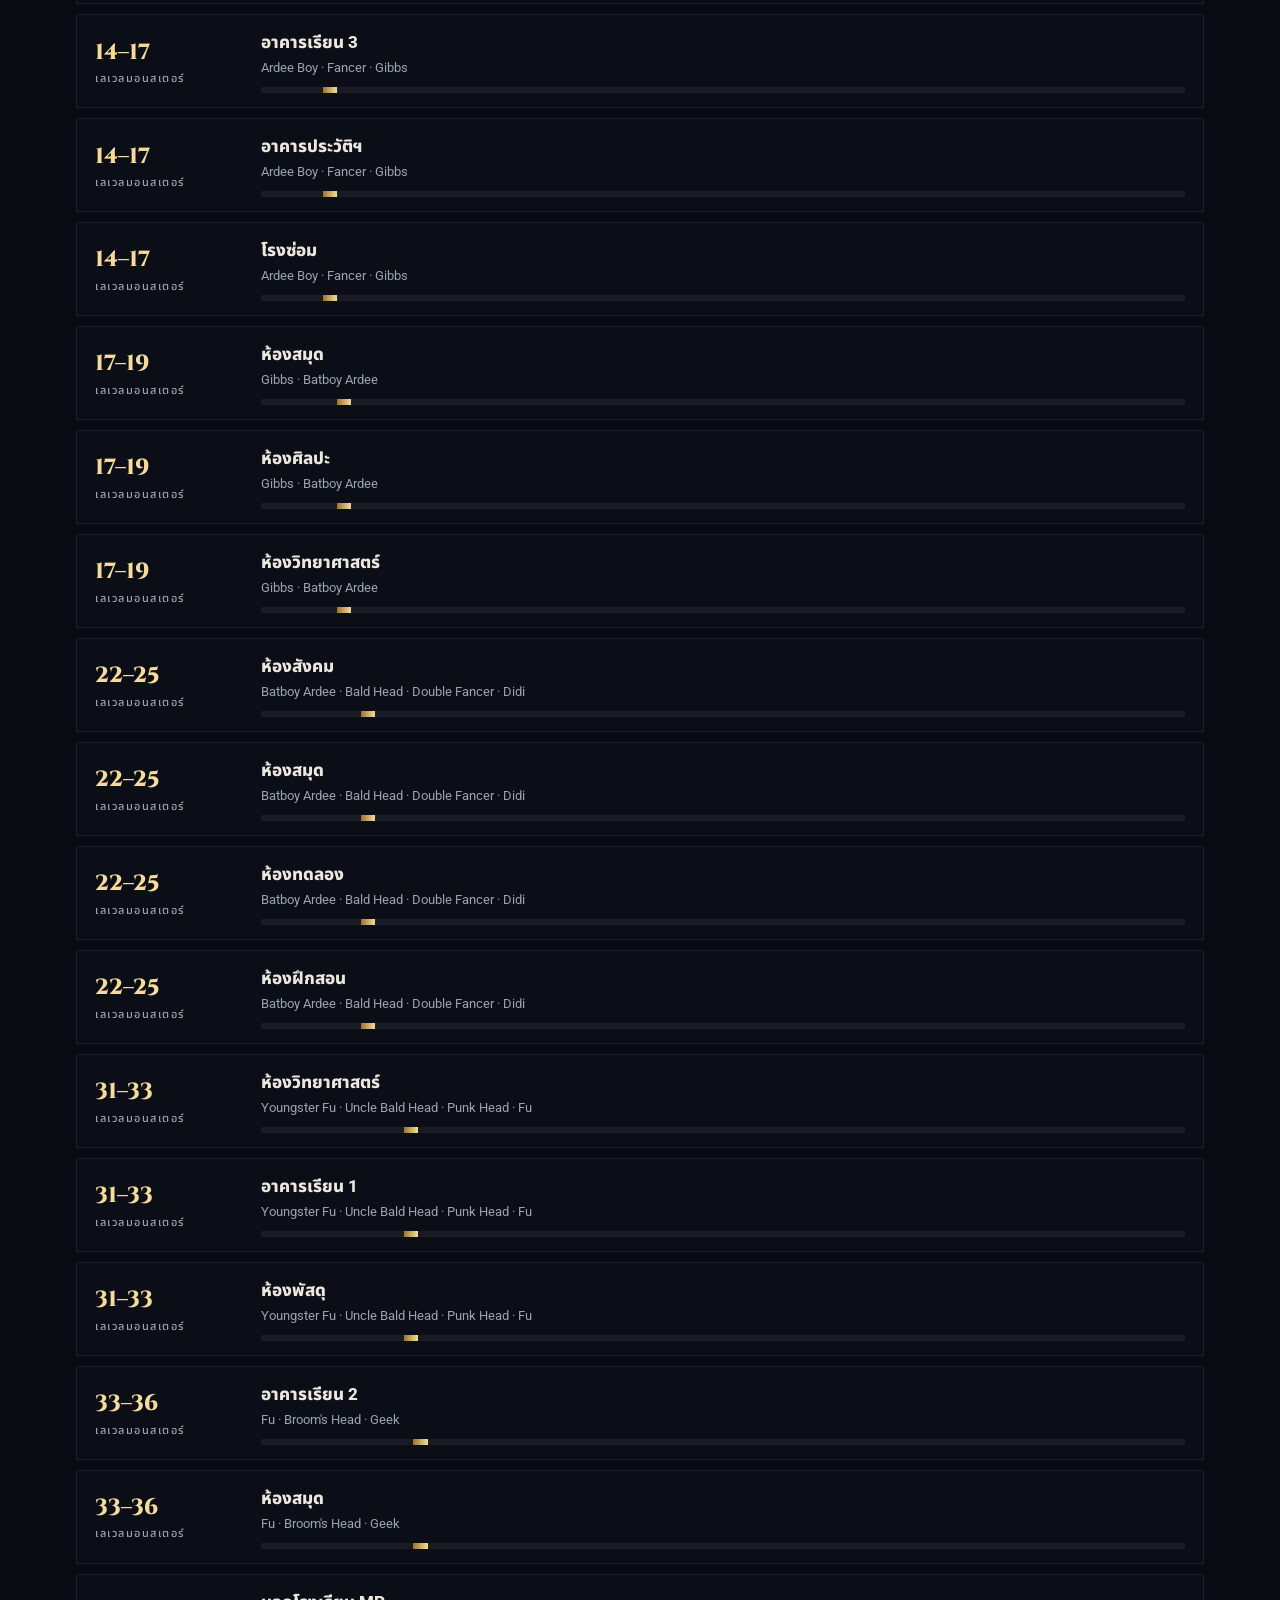
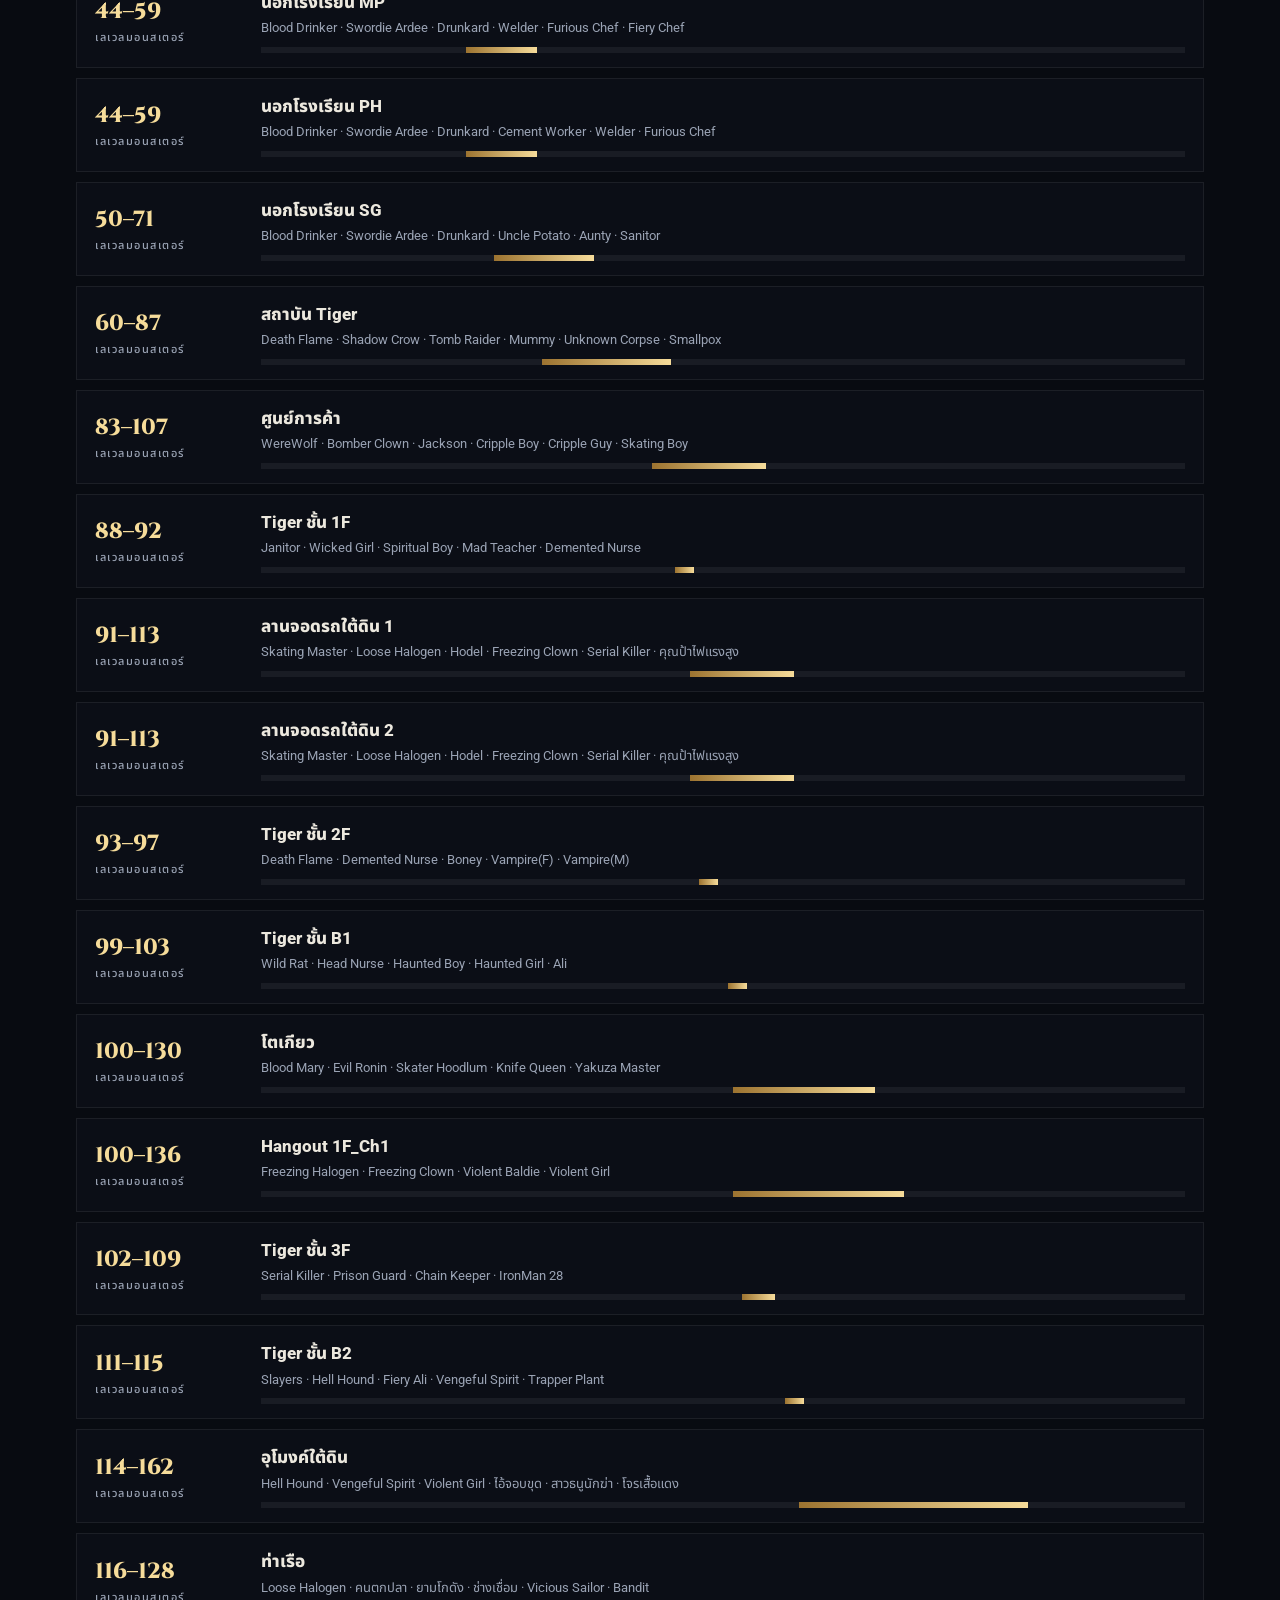
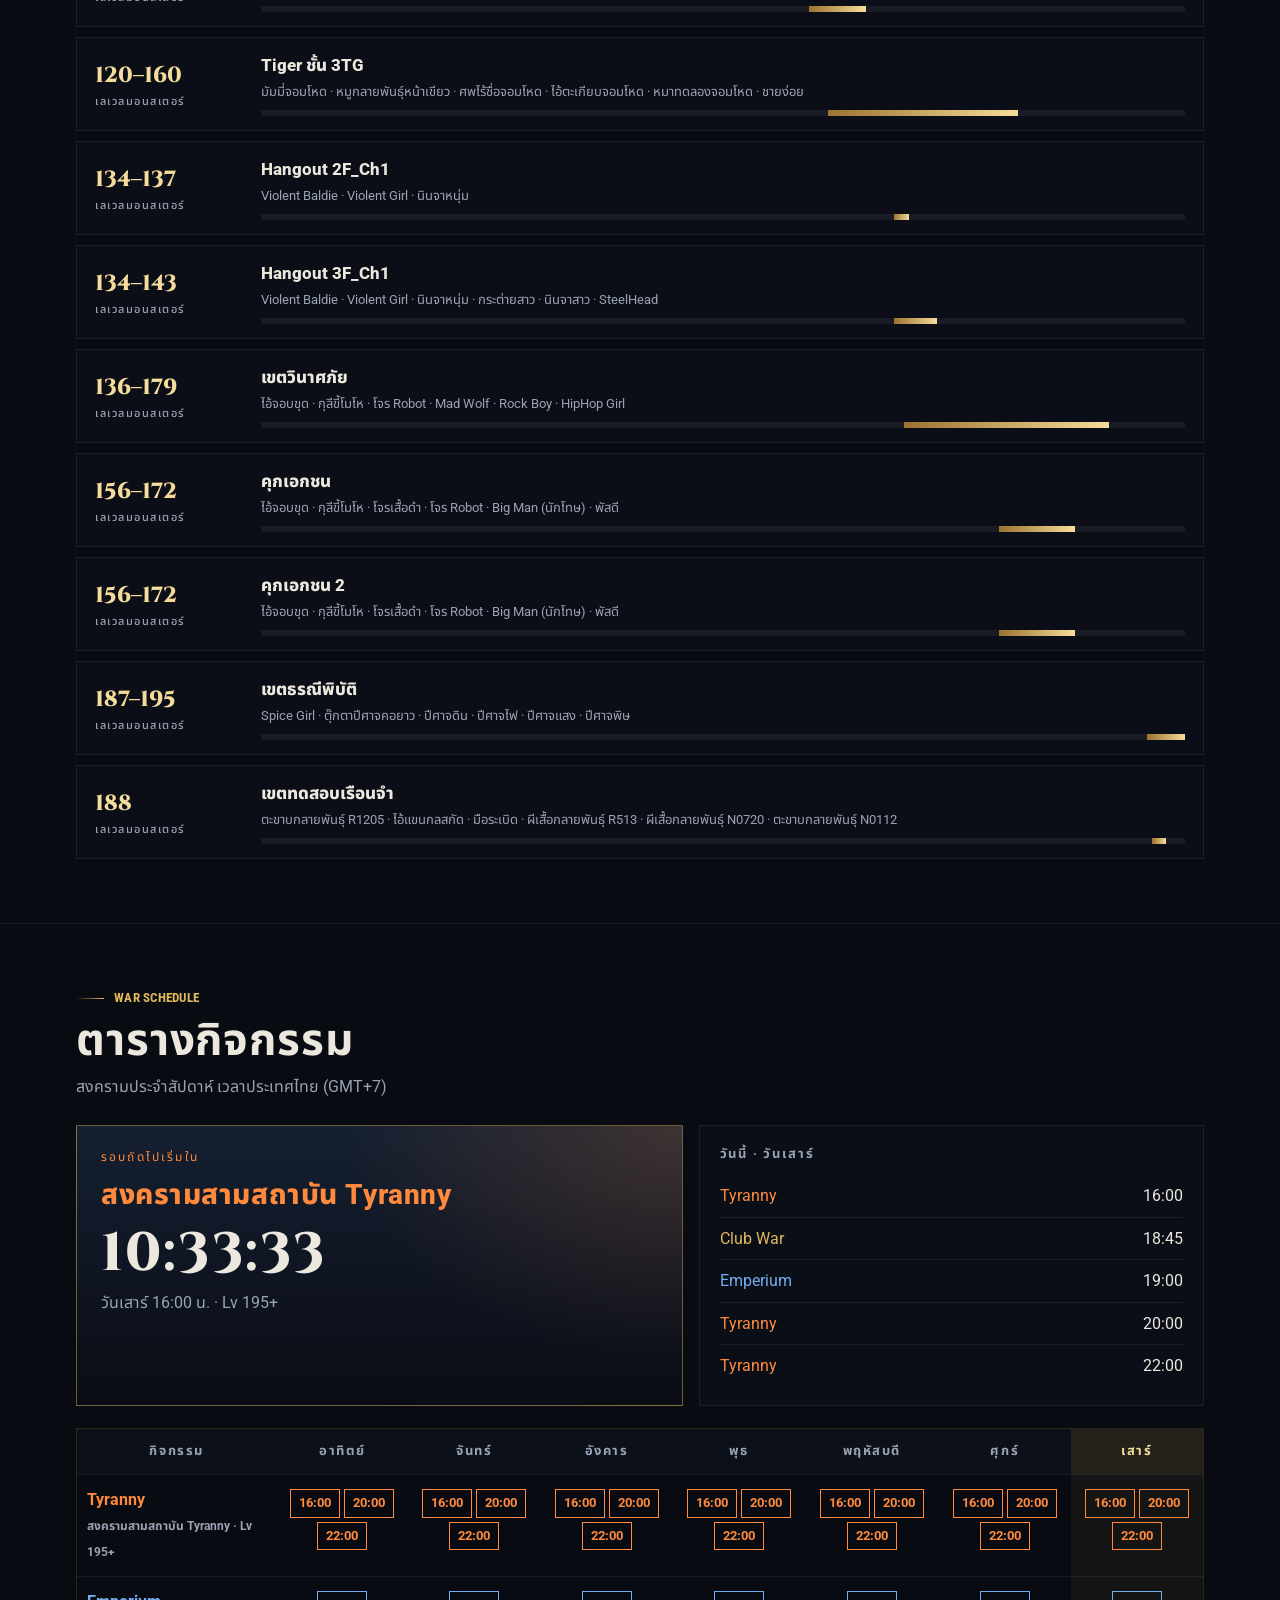
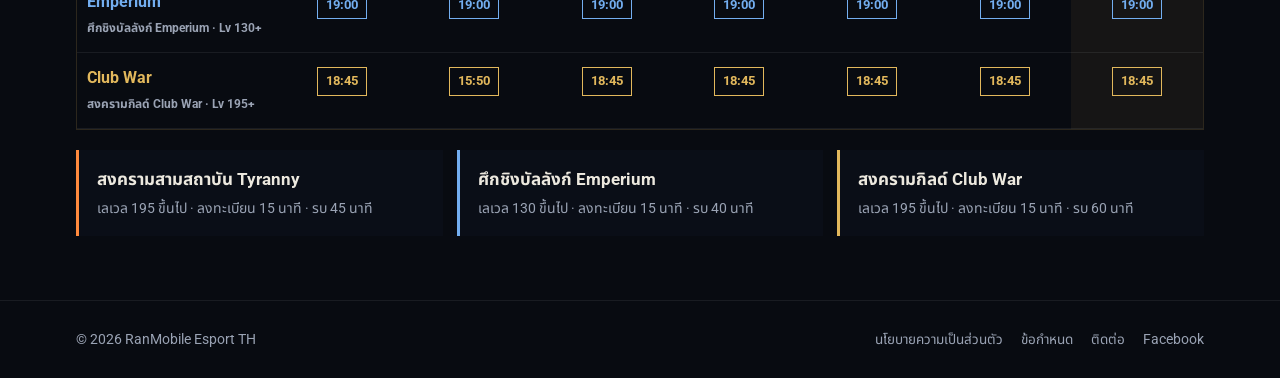
<file: guide.html>
<!doctype html>
<html lang="th">
<head>
<meta charset="utf-8">
<meta name="viewport" content="width=device-width,initial-scale=1">
<title>คู่มือเกม · RanMobile Esport TH</title>
<meta name="description" content="ข้อมูลบอสทั้งหมด จุดเก็บเลเวล 1–195 และตารางกิจกรรม Tyranny, Emperium, Club War ของ RanMobile Esport TH">
<meta name="theme-color" content="#080b11">
<link rel="icon" href="img/mark.png">
<link rel="preconnect" href="https://fonts.googleapis.com"><link rel="preconnect" href="https://fonts.gstatic.com" crossorigin>
<link href="https://fonts.googleapis.com/css2?family=Cinzel:wght@600;700;800&family=Noto+Sans+Thai:wght@400;500;700;800&family=Roboto+Condensed:wght@500;700&family=Roboto:wght@400;500;700&display=swap" rel="stylesheet">
<link rel="stylesheet" href="style.css">
<style>
/* guide page: boss gallery, levelling route, weekly war schedule */
.ghero{position:relative;padding:72px 0 56px;overflow:hidden;background:radial-gradient(ellipse 60% 110% at 75% 10%,rgba(255,138,61,.16),transparent 70%),radial-gradient(ellipse 70% 120% at 20% 0,rgba(226,184,92,.14),transparent 70%),var(--ground-2);border-bottom:1px solid var(--line)}
.ghero h1{position:relative;z-index:3;max-width:680px;font-size:clamp(34px,5.2vw,58px);line-height:1.05;color:var(--gold-hi);margin:12px 0 10px;text-wrap:balance}
.ghero h1 em{font-style:normal;color:var(--ember)}
.ghero .lead{font-size:17px;max-width:620px}
.ghero .wrap{position:relative}
.gart{position:absolute;right:max(16px,2vw);bottom:-56px;width:min(430px,36vw);height:380px;pointer-events:none}
.gart img{position:absolute;bottom:0;width:58%;filter:drop-shadow(0 18px 30px rgba(0,0,0,.6))}
.gart img:nth-child(1){left:0;width:46%;opacity:.85;bottom:20px}
.gart img:nth-child(2){left:24%;width:60%;z-index:2}
.gart img:nth-child(3){right:0;width:46%;opacity:.85;bottom:20px}
.gart:before{content:"";position:absolute;inset:10% 5% 0;background:radial-gradient(ellipse at 50% 70%,rgba(255,138,61,.35),transparent 65%)}
@media (max-width:900px){.gart{display:none}}
.gstats{display:flex;flex-wrap:wrap;gap:12px;margin-top:26px}
.gstat{padding:12px 18px;border:1px solid var(--line);background:rgba(13,18,27,.7);min-width:140px}
.gstat b{display:block;font-family:var(--display);font-size:28px;color:var(--gold-hi);line-height:1.1}
.gstat span{font-family:var(--label);font-size:12px;letter-spacing:.14em;text-transform:uppercase;color:var(--muted)}
.gtabs{position:sticky;top:63px;z-index:40;background:rgba(8,11,17,.9);backdrop-filter:blur(10px);-webkit-backdrop-filter:blur(10px);border-bottom:1px solid var(--line-soft)}
.gtabs .wrap{display:flex;gap:6px;overflow-x:auto}
.gtabs a{flex:none;font-family:var(--label);font-weight:700;font-size:14px;letter-spacing:.12em;padding:15px 16px;color:var(--muted);border-bottom:2px solid transparent}
.gtabs a.on,.gtabs a:hover{color:var(--gold-hi);border-bottom-color:var(--gold)}
.gsec{padding:64px 0}
.gsec+.gsec{border-top:1px solid var(--line-soft)}
.ghead{display:flex;flex-wrap:wrap;gap:16px;align-items:flex-end;justify-content:space-between;margin-bottom:26px}
.ghead h2{margin:8px 0 6px}
.chips{display:flex;flex-wrap:wrap;gap:8px}
.chip{font-family:var(--label);font-size:13px;letter-spacing:.08em;padding:8px 14px;border:1px solid var(--line);background:rgba(255,255,255,.02);color:var(--muted);cursor:pointer}
.chip.on,.chip:hover{color:var(--on-gold);background:linear-gradient(var(--gold-hi),var(--gold));border-color:transparent}
/* bosses */
.bgrid{display:grid;grid-template-columns:repeat(auto-fill,minmax(230px,1fr));gap:16px}
@media (max-width:560px){.bgrid{grid-template-columns:1fr 1fr;gap:10px}.boss h3{font-size:15px}.boss .meta{grid-template-columns:1fr}.boss .body{padding:10px 12px 12px}}
.boss{position:relative;background:linear-gradient(180deg,rgba(22,32,50,.92),rgba(10,13,20,.96));border:1px solid var(--line);overflow:hidden;transition:transform .25s,border-color .25s;cursor:pointer}
.boss:hover{transform:translateY(-4px);border-color:rgba(226,184,92,.5)}
.boss .art{position:relative;aspect-ratio:1/1;background:radial-gradient(circle at 50% 62%,var(--glow,rgba(255,138,61,.32)),transparent 62%)}
.boss .art:after{content:"";position:absolute;left:12%;right:12%;bottom:6%;height:10%;background:radial-gradient(ellipse at center,rgba(0,0,0,.55),transparent 70%)}
.boss img{position:absolute;inset:0;width:100%;height:100%;object-fit:contain;z-index:1;transition:transform .35s}
.boss:hover img{transform:scale(1.06)}
.boss .lv{position:absolute;top:10px;left:10px;z-index:2;font-family:var(--display);font-weight:800;font-size:15px;color:var(--on-gold);background:linear-gradient(var(--gold-hi),var(--gold));padding:4px 10px;clip-path:polygon(6px 0,100% 0,100% calc(100% - 6px),calc(100% - 6px) 100%,0 100%,0 6px)}
.boss .tier{position:absolute;top:12px;right:12px;z-index:2;font-family:var(--label);font-size:11px;letter-spacing:.14em;text-transform:uppercase;color:var(--tierc,var(--gold-hi))}
.boss .body{padding:12px 16px 16px}
.boss h3{font-family:var(--body);font-weight:800;font-size:18px;line-height:1.3}
.boss .meta{display:grid;grid-template-columns:1fr 1fr;gap:4px 10px;margin-top:10px;font-size:13px;color:var(--muted)}
.boss .meta b{display:block;color:var(--text);font-size:15px;font-variant-numeric:tabular-nums}
.boss .where{margin-top:10px;font-size:13px;color:var(--gold);line-height:1.5}
.hpbar{height:5px;background:rgba(255,255,255,.07);margin-top:10px}
.hpbar i{display:block;height:100%;background:linear-gradient(90deg,#c33b2b,#ff8a3d)}
.modal{position:fixed;inset:0;z-index:80;background:rgba(4,6,10,.82);display:flex;align-items:center;justify-content:center;padding:20px}
.modal[hidden]{display:none!important}
.mbox{width:min(860px,100%);display:grid;grid-template-columns:1.05fr 1fr;background:linear-gradient(180deg,rgba(22,32,50,.98),rgba(10,13,20,.99));border:1px solid rgba(226,184,92,.4);position:relative}
.mbox .art{aspect-ratio:1/1;background:radial-gradient(circle at 50% 60%,var(--glow,rgba(255,138,61,.35)),transparent 62%)}
.mbox .art img{width:100%;height:100%;object-fit:contain}
.mbox .info{padding:28px 26px;min-width:0}
.mbox h3{font-size:30px;color:var(--gold-hi);font-family:var(--body);font-weight:800;line-height:1.2;margin:6px 0 16px}
.mbox dl{display:grid;grid-template-columns:auto 1fr;gap:10px 18px;margin:0}
.mbox dt{color:var(--muted);font-size:14px}.mbox dd{margin:0;font-weight:700;font-variant-numeric:tabular-nums}
.mclose{position:absolute;top:10px;right:12px;background:none;border:0;color:var(--muted);font-size:26px;cursor:pointer}
@media (max-width:700px){.mbox{grid-template-columns:1fr}.mbox .art{max-height:300px;aspect-ratio:auto;height:300px}}
/* levelling */
.lvpick{display:flex;flex-wrap:wrap;align-items:center;gap:16px;padding:18px 20px;border:1px solid var(--line);background:rgba(13,18,27,.7);margin-bottom:20px}
.lvpick label{font-family:var(--label);letter-spacing:.12em;font-size:13px;color:var(--muted);text-transform:uppercase}
.lvpick input[type=range]{flex:1;min-width:200px;accent-color:var(--gold)}
.lvpick output{font-family:var(--display);font-size:34px;color:var(--gold-hi);min-width:110px;text-align:right}
.route{display:grid;gap:10px}
.spot{display:grid;grid-template-columns:150px 1fr;gap:16px;align-items:center;padding:14px 18px;border:1px solid var(--line-soft);background:rgba(13,18,27,.55);transition:border-color .2s,background .2s,opacity .2s}
.spot.hit{border-color:rgba(226,184,92,.55);background:linear-gradient(90deg,rgba(226,184,92,.12),rgba(13,18,27,.6))}
.route.filtered .spot:not(.hit){opacity:.38}
.spot .rng{font-family:var(--display);font-weight:800;font-size:22px;color:var(--gold-hi);font-variant-numeric:tabular-nums}
.spot .rng small{display:block;font-family:var(--label);font-size:11px;letter-spacing:.14em;color:var(--muted);font-weight:500}
.spot h4{margin:0;font-size:17px;font-weight:800}
.spot .mobs{font-size:13px;color:var(--muted);margin-top:2px}
.track{position:relative;height:6px;background:rgba(255,255,255,.06);margin-top:8px}
.track i{position:absolute;top:0;bottom:0;background:linear-gradient(90deg,var(--gold-deep),var(--gold-hi))}
.track .me{position:absolute;top:-4px;width:2px;height:14px;background:var(--ember)}
@media (max-width:560px){.spot{grid-template-columns:1fr;gap:6px}}
/* events */
.next{display:grid;grid-template-columns:1.2fr 1fr;gap:16px;margin-bottom:22px}
.ncard{padding:22px 24px;border:1px solid rgba(226,184,92,.45);background:radial-gradient(ellipse 80% 120% at 100% 0,rgba(255,138,61,.18),transparent 70%),linear-gradient(180deg,rgba(22,32,50,.95),rgba(10,13,20,.97))}
.ncard .k{font-family:var(--label);font-size:12px;letter-spacing:.18em;text-transform:uppercase;color:var(--ember)}
.ncard h3{font-size:28px;margin:6px 0 4px;color:var(--gold-hi);font-family:var(--body);font-weight:800}
.count{font-family:var(--display);font-size:clamp(34px,6vw,54px);font-weight:800;letter-spacing:.04em;color:var(--text);font-variant-numeric:tabular-nums;line-height:1.1;margin-top:6px}
.ncard p{margin:6px 0 0;color:var(--muted)}
.today{padding:18px 20px;border:1px solid var(--line-soft);background:rgba(13,18,27,.6)}
.today h4{margin:0 0 10px;font-family:var(--label);letter-spacing:.14em;font-size:13px;color:var(--muted);text-transform:uppercase}
.trow{display:flex;justify-content:space-between;gap:10px;padding:8px 0;border-bottom:1px solid var(--line-soft);font-variant-numeric:tabular-nums}
.trow:last-child{border-bottom:0}.trow.past{opacity:.4}.trow.live{color:var(--ember);font-weight:700}
.week{overflow-x:auto;border:1px solid var(--line)}
.week table{width:100%;min-width:760px;border-collapse:collapse}
.week th,.week td{padding:12px 10px;border-bottom:1px solid var(--line-soft);text-align:center;vertical-align:top}
.week thead th{font-family:var(--label);letter-spacing:.12em;font-size:13px;color:var(--muted);background:rgba(13,18,27,.8)}
.week thead th.td{color:var(--gold-hi);background:rgba(226,184,92,.12)}
.week tbody th{text-align:left;min-width:180px}
.week tbody th b{display:block;font-size:16px}
.week tbody th span{font-size:12px;color:var(--muted)}
.week td.td{background:rgba(226,184,92,.06)}
.tm{display:inline-block;margin:2px;padding:3px 8px;font-size:13px;font-weight:700;border:1px solid var(--evc,var(--gold));color:var(--evc,var(--gold-hi));font-variant-numeric:tabular-nums}
.evdesc{display:grid;grid-template-columns:repeat(auto-fit,minmax(240px,1fr));gap:14px;margin-top:20px}
.evd{padding:16px 18px;border-left:3px solid var(--evc,var(--gold));background:rgba(13,18,27,.6)}
.evd b{font-size:17px}.evd p{margin:4px 0 0;color:var(--muted);font-size:14px}
.note{color:var(--muted);font-size:13px;margin-top:14px}
@media (max-width:800px){.next{grid-template-columns:1fr}}
@media (prefers-reduced-motion:reduce){.boss,.boss img{transition:none}}
</style>
</head>
<body class="docpage">
<nav class="nav" aria-label="main">
 <div class="wrap">
  <a class="brand" href="index.html"><img src="img/mark.png" alt=""><span>RAN<b>MOBILE</b></span></a>
  <div class="navlinks doclinks"><a href="index.html">หน้าหลัก</a><a href="guide.html" aria-current="page">คู่มือเกม</a><a href="index.html#changelog">บันทึกอัปเดต</a></div>
  <div class="navright">
   <a class="btn btn-gold get-btn" href="index.html#download"><span>ดาวน์โหลด</span></a>
  </div>
 </div>
</nav>
<main>
<header class="ghero">
 <div class="wrap">
  <a class="back" href="index.html" style="font-family:var(--label);font-size:13px;color:var(--muted)">← กลับหน้าหลัก</a>
  <div class="kicker" style="margin-top:14px">คู่มือผู้กล้า</div>
  <h1>ล่าบอส เก็บเลเวล <em>ลงสนามรบ</em></h1>
  <p class="lead">ข้อมูลจากไฟล์เซิร์ฟเวอร์จริงของ RanMobile Esport TH ภาพบอสเรนเดอร์จากโมเดลในเกม เวลาทั้งหมดเป็นเวลาประเทศไทย</p>
  <div class="gart" aria-hidden="true"><img src="img/boss/44_15.webp" alt=""><img src="img/boss/44_29.webp" alt=""><img src="img/boss/42_10.webp" alt=""></div>
  <div class="gstats"><div class="gstat"><b id="sBoss">26</b><span>บอส</span></div><div class="gstat"><b id="sSpot">40+</b><span>จุดเก็บเลเวล</span></div><div class="gstat"><b id="sWar">35</b><span>รอบสงคราม / สัปดาห์</span></div></div>
 </div>
</header>
<nav class="gtabs" aria-label="sections"><div class="wrap"><a href="#boss" class="on">บอสทั้งหมด</a><a href="#level">จุดเก็บเลเวล 1–195</a><a href="#events">ตารางกิจกรรม</a></div></nav>

<section class="gsec" id="boss">
 <div class="wrap">
  <div class="ghead">
   <div><div class="kicker">BOSS</div><h2>บอสทั้งหมด</h2><p class="lead">แตะการ์ดเพื่อดูรายละเอียด เวลาเกิดใหม่นับจากตอนที่บอสถูกกำจัด</p></div>
   <div class="chips" id="bossTier"></div>
  </div>
  <div class="bgrid" id="bossGrid"></div>
 </div>
</section>

<section class="gsec" id="level">
 <div class="wrap">
  <div class="ghead"><div><div class="kicker">LEVELLING</div><h2>จุดเก็บเลเวล 1–195</h2><p class="lead">เลื่อนใส่เลเวลของคุณ แผนที่ที่เหมาะจะสว่างขึ้น ช่วงเลเวลคิดจากเลเวลมอนสเตอร์ส่วนใหญ่ในแผนที่นั้น</p></div></div>
  <div class="lvpick"><label for="lvIn">เลเวลของคุณ</label><input id="lvIn" type="range" min="1" max="195" value="1"><output id="lvOut">Lv 1</output></div>
  <div class="route" id="route"></div>
 </div>
</section>

<section class="gsec" id="events">
 <div class="wrap">
  <div class="ghead"><div><div class="kicker">WAR SCHEDULE</div><h2>ตารางกิจกรรม</h2><p class="lead">สงครามประจำสัปดาห์ เวลาประเทศไทย (GMT+7)</p></div></div>
  <div class="next"><div class="ncard"><div class="k" id="nK">รอบถัดไป</div><h3 id="nName">-</h3><div class="count" id="nCount">--:--:--</div><p id="nWhen"></p></div><div class="today"><h4 id="tTitle">วันนี้</h4><div id="tList"></div></div></div>
  <div class="week"><table><thead><tr id="wHead"></tr></thead><tbody id="wBody"></tbody></table></div>
  <div class="evdesc" id="evDesc"></div>
 </div>
</section>
</main>
<div class="modal" id="bossModal" hidden><div class="mbox" role="dialog" aria-modal="true"><button class="mclose" id="mClose" aria-label="ปิด">✕</button><div class="art" id="mArt"><img id="mImg" alt=""></div><div class="info"><div class="kicker" id="mTier"></div><h3 id="mName"></h3><dl id="mDl"></dl></div></div></div>
<footer>
 <div class="wrap">
  <span>© 2026 RanMobile Esport TH</span>
  <nav><a href="privacy.html">นโยบายความเป็นส่วนตัว</a><a href="terms.html">ข้อกำหนด</a><a href="contact.html">ติดต่อ</a><a href="https://www.facebook.com/share/1JrQcMJYX2/?mibextid=wwXIfr" target="_blank" rel="noopener">Facebook</a></nav>
 </div>
</footer>
<script src="guide-data.js"></script>
<script src="guide.js"></script>
</body>
</html>
</file>
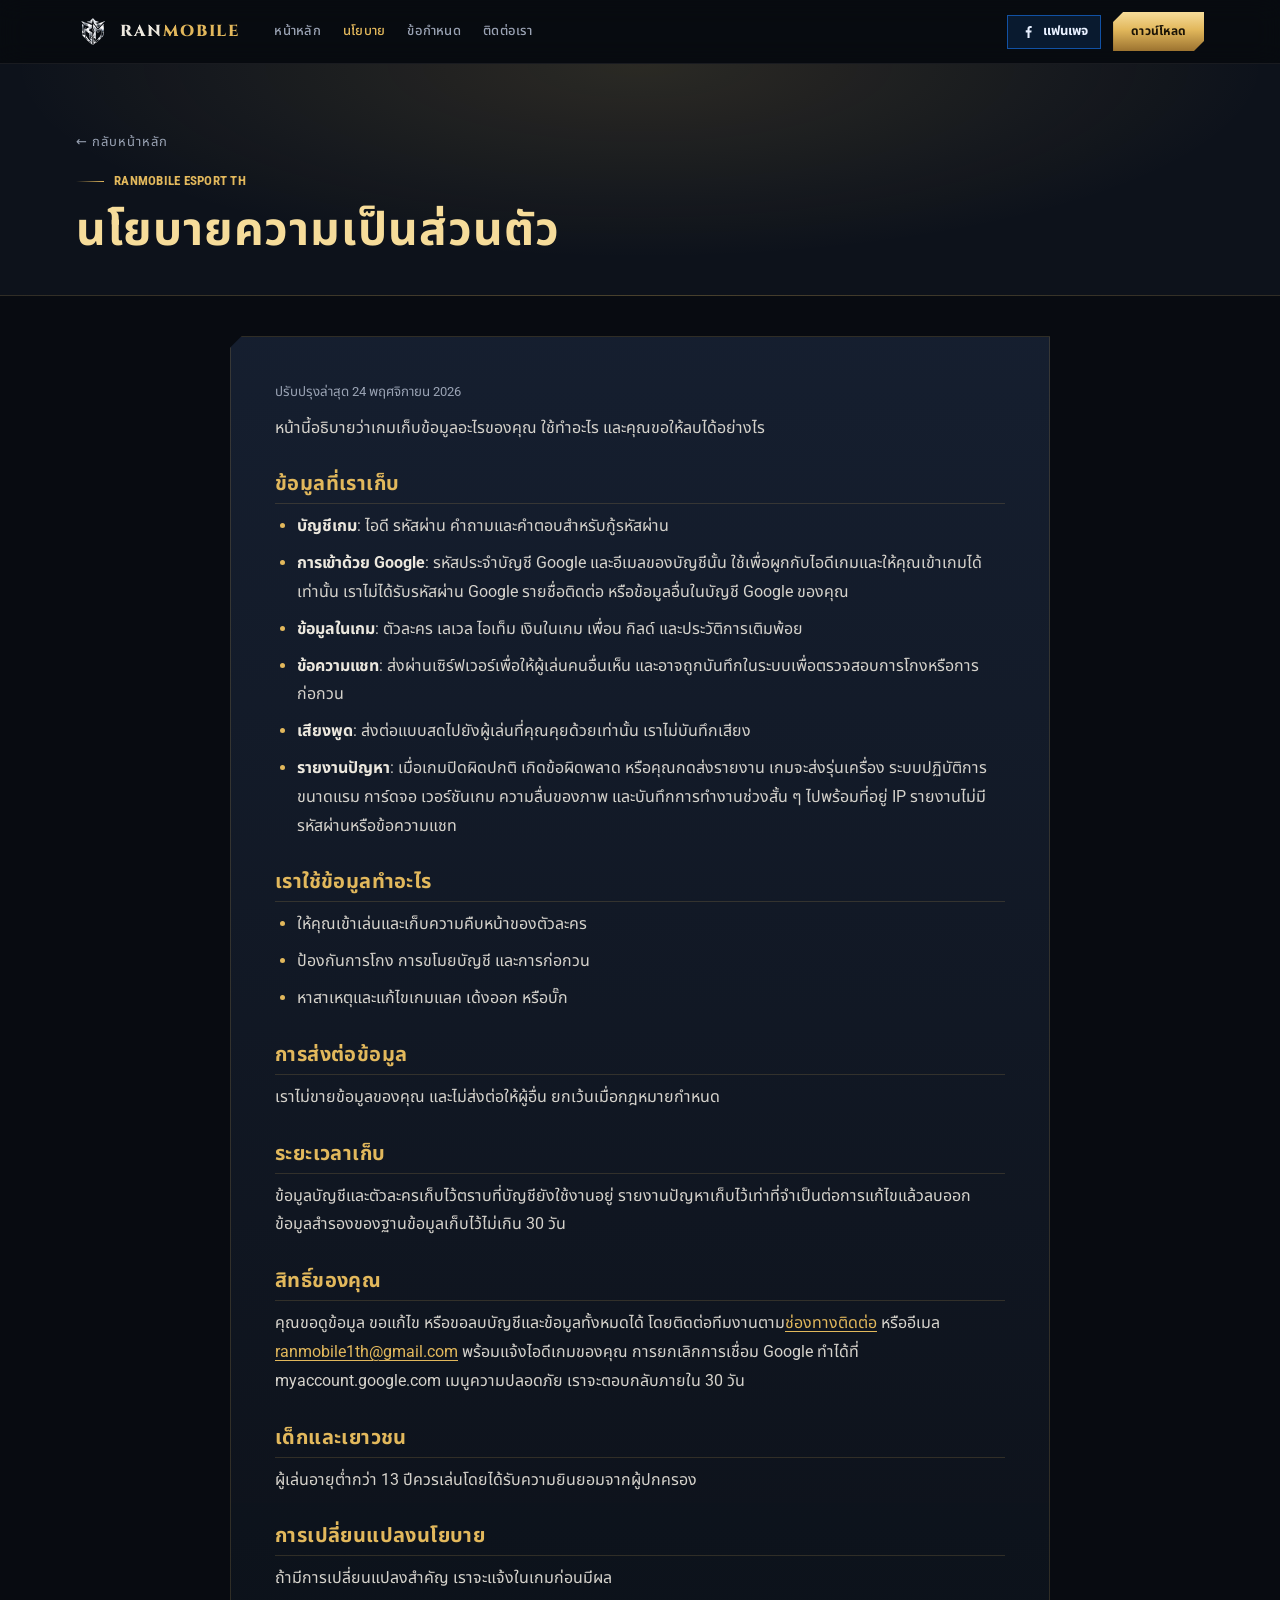
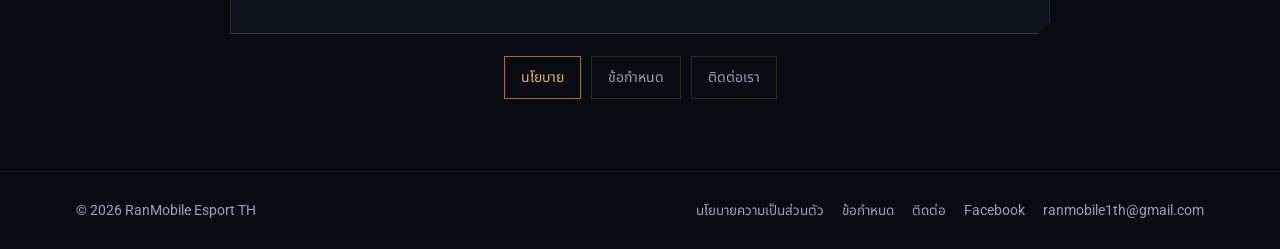
<file: privacy.html>
<!doctype html>
<html lang="th">
<head>
<meta charset="utf-8">
<meta name="viewport" content="width=device-width,initial-scale=1">
<title>นโยบายความเป็นส่วนตัว · RanMobile Esport TH</title>
<meta name="theme-color" content="#080b11">
<link rel="icon" href="img/mark.png">
<link rel="preconnect" href="https://fonts.googleapis.com"><link rel="preconnect" href="https://fonts.gstatic.com" crossorigin>
<link href="https://fonts.googleapis.com/css2?family=Cinzel:wght@600;700;800&family=Noto+Sans+Thai:wght@400;500;700;800&family=Roboto+Condensed:wght@500;700&family=Roboto:wght@400;500;700&display=swap" rel="stylesheet">
<link rel="stylesheet" href="style.css">
</head>
<body class="docpage">
<nav class="nav" aria-label="main">
 <div class="wrap">
  <a class="brand" href="index.html"><img src="img/mark.png" alt=""><span>RAN<b>MOBILE</b></span></a>
  <div class="navlinks doclinks"><a href="index.html">หน้าหลัก</a><a href="privacy.html" aria-current="page">นโยบาย</a><a href="terms.html">ข้อกำหนด</a><a href="contact.html">ติดต่อเรา</a></div>
  <div class="navright">
   <a class="fb-btn" href="https://www.facebook.com/share/1JrQcMJYX2/?mibextid=wwXIfr" target="_blank" rel="noopener" aria-label="Facebook"><svg viewBox="0 0 24 24" fill="currentColor"><path d="M13.5 21v-7.5h2.5l.4-3h-2.9V8.6c0-.9.3-1.5 1.5-1.5h1.5V4.4c-.3 0-1.2-.1-2.2-.1-2.2 0-3.7 1.3-3.7 3.8v2.3H8.1v3h2.5V21h2.9Z"/></svg><span>แฟนเพจ</span></a>
   <a class="btn btn-gold get-btn" href="index.html#download"><span>ดาวน์โหลด</span></a>
  </div>
 </div>
</nav>
<main>
<header class="dochead">
 <div class="wrap">
  <a class="back" href="index.html">← กลับหน้าหลัก</a>
  <div class="kicker">RanMobile Esport TH</div>
  <h1>นโยบายความเป็นส่วนตัว</h1>
 </div>
</header>
<section class="docbody">
 <div class="wrap">
  <article class="card chamfer doc">
<p><small>ปรับปรุงล่าสุด 24 พฤศจิกายน 2026</small></p>
<p>หน้านี้อธิบายว่าเกมเก็บข้อมูลอะไรของคุณ ใช้ทำอะไร และคุณขอให้ลบได้อย่างไร</p>
<h2>ข้อมูลที่เราเก็บ</h2>
<ul>
<li><b>บัญชีเกม</b>: ไอดี รหัสผ่าน คำถามและคำตอบสำหรับกู้รหัสผ่าน</li>
<li><b>การเข้าด้วย Google</b>: รหัสประจำบัญชี Google และอีเมลของบัญชีนั้น ใช้เพื่อผูกกับไอดีเกมและให้คุณเข้าเกมได้เท่านั้น เราไม่ได้รับรหัสผ่าน Google รายชื่อติดต่อ หรือข้อมูลอื่นในบัญชี Google ของคุณ</li>
<li><b>ข้อมูลในเกม</b>: ตัวละคร เลเวล ไอเท็ม เงินในเกม เพื่อน กิลด์ และประวัติการเติมพ้อย</li>
<li><b>ข้อความแชท</b>: ส่งผ่านเซิร์ฟเวอร์เพื่อให้ผู้เล่นคนอื่นเห็น และอาจถูกบันทึกในระบบเพื่อตรวจสอบการโกงหรือการก่อกวน</li>
<li><b>เสียงพูด</b>: ส่งต่อแบบสดไปยังผู้เล่นที่คุณคุยด้วยเท่านั้น เราไม่บันทึกเสียง</li>
<li><b>รายงานปัญหา</b>: เมื่อเกมปิดผิดปกติ เกิดข้อผิดพลาด หรือคุณกดส่งรายงาน เกมจะส่งรุ่นเครื่อง ระบบปฏิบัติการ ขนาดแรม การ์ดจอ เวอร์ชันเกม ความลื่นของภาพ และบันทึกการทำงานช่วงสั้น ๆ ไปพร้อมที่อยู่ IP รายงานไม่มีรหัสผ่านหรือข้อความแชท</li>
</ul>
<h2>เราใช้ข้อมูลทำอะไร</h2>
<ul>
<li>ให้คุณเข้าเล่นและเก็บความคืบหน้าของตัวละคร</li>
<li>ป้องกันการโกง การขโมยบัญชี และการก่อกวน</li>
<li>หาสาเหตุและแก้ไขเกมแลค เด้งออก หรือบั๊ก</li>
</ul>
<h2>การส่งต่อข้อมูล</h2>
<p>เราไม่ขายข้อมูลของคุณ และไม่ส่งต่อให้ผู้อื่น ยกเว้นเมื่อกฎหมายกำหนด</p>
<h2>ระยะเวลาเก็บ</h2>
<p>ข้อมูลบัญชีและตัวละครเก็บไว้ตราบที่บัญชียังใช้งานอยู่ รายงานปัญหาเก็บไว้เท่าที่จำเป็นต่อการแก้ไขแล้วลบออก ข้อมูลสำรองของฐานข้อมูลเก็บไว้ไม่เกิน 30 วัน</p>
<h2>สิทธิ์ของคุณ</h2>
<p>คุณขอดูข้อมูล ขอแก้ไข หรือขอลบบัญชีและข้อมูลทั้งหมดได้ โดยติดต่อทีมงานตาม<a href="contact.html">ช่องทางติดต่อ</a> หรืออีเมล <a href="mailto:ranmobile1th@gmail.com">ranmobile1th@gmail.com</a> พร้อมแจ้งไอดีเกมของคุณ การยกเลิกการเชื่อม Google ทำได้ที่ myaccount.google.com เมนูความปลอดภัย เราจะตอบกลับภายใน 30 วัน</p>
<h2>เด็กและเยาวชน</h2>
<p>ผู้เล่นอายุต่ำกว่า 13 ปีควรเล่นโดยได้รับความยินยอมจากผู้ปกครอง</p>
<h2>การเปลี่ยนแปลงนโยบาย</h2>
<p>ถ้ามีการเปลี่ยนแปลงสำคัญ เราจะแจ้งในเกมก่อนมีผล</p>
</article>
  <nav class="doctabs"><a href="privacy.html" aria-current="page">นโยบาย</a><a href="terms.html">ข้อกำหนด</a><a href="contact.html">ติดต่อเรา</a></nav>
 </div>
</section>
</main>
<footer>
 <div class="wrap">
  <span>© 2026 RanMobile Esport TH</span>
  <nav><a href="privacy.html">นโยบายความเป็นส่วนตัว</a><a href="terms.html">ข้อกำหนด</a><a href="contact.html">ติดต่อ</a><a href="https://www.facebook.com/share/1JrQcMJYX2/?mibextid=wwXIfr" target="_blank" rel="noopener">Facebook</a><a href="mailto:ranmobile1th@gmail.com">ranmobile1th@gmail.com</a></nav>
 </div>
</footer>
</body>
</html>
</file>
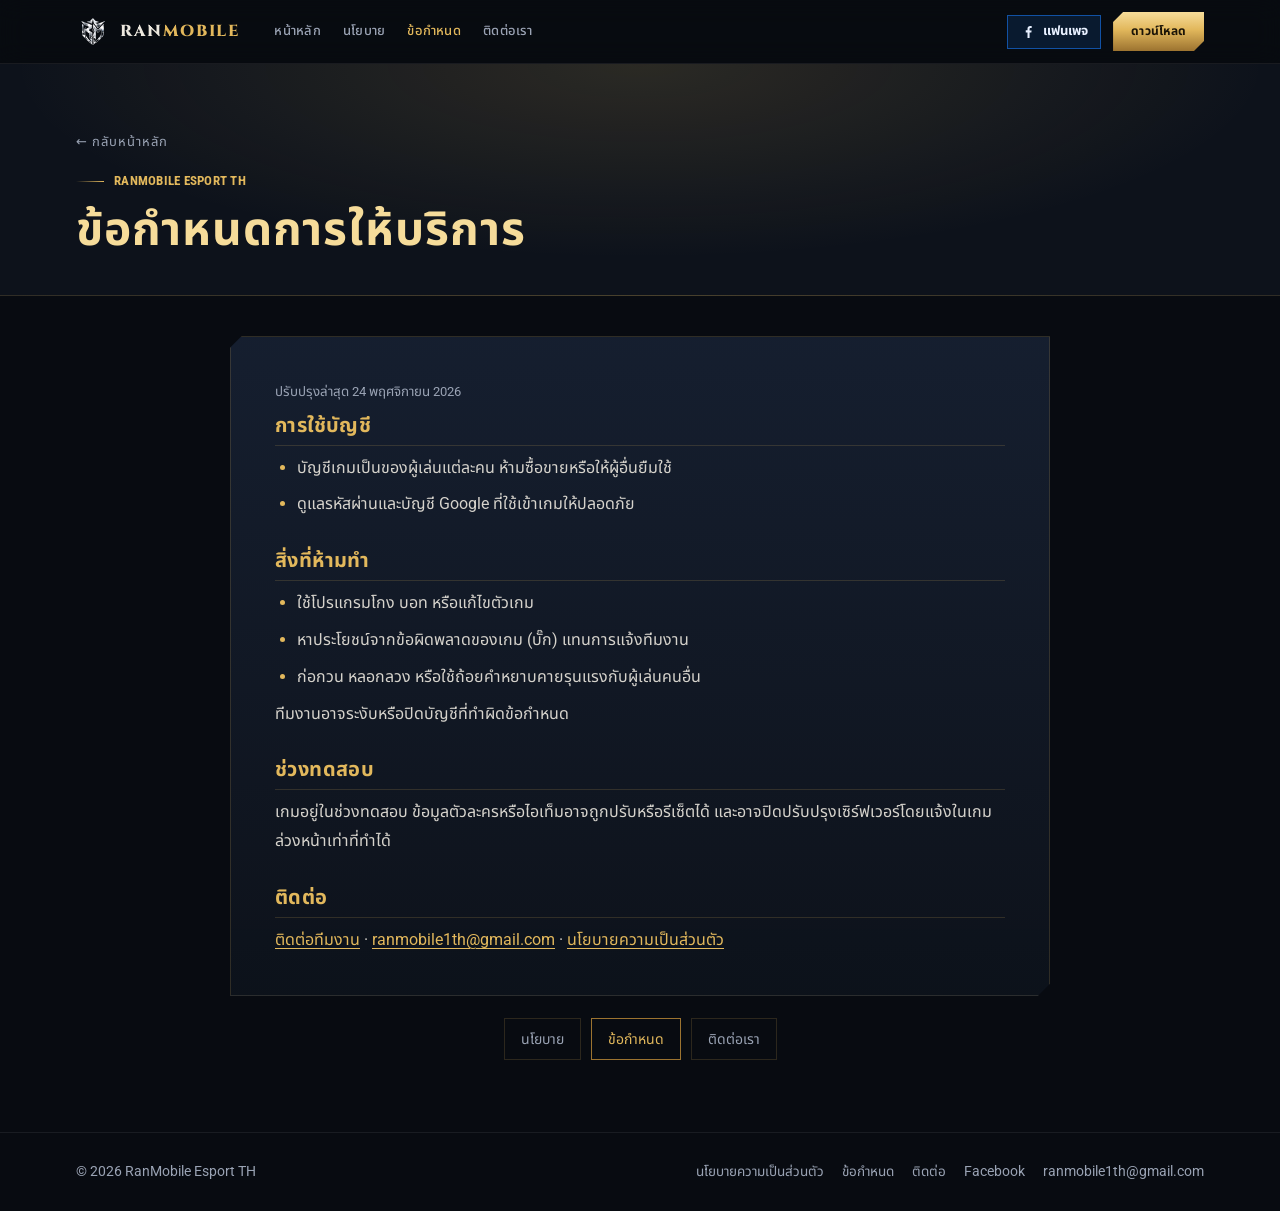
<file: terms.html>
<!doctype html>
<html lang="th">
<head>
<meta charset="utf-8">
<meta name="viewport" content="width=device-width,initial-scale=1">
<title>ข้อกำหนดการให้บริการ · RanMobile Esport TH</title>
<meta name="theme-color" content="#080b11">
<link rel="icon" href="img/mark.png">
<link rel="preconnect" href="https://fonts.googleapis.com"><link rel="preconnect" href="https://fonts.gstatic.com" crossorigin>
<link href="https://fonts.googleapis.com/css2?family=Cinzel:wght@600;700;800&family=Noto+Sans+Thai:wght@400;500;700;800&family=Roboto+Condensed:wght@500;700&family=Roboto:wght@400;500;700&display=swap" rel="stylesheet">
<link rel="stylesheet" href="style.css">
</head>
<body class="docpage">
<nav class="nav" aria-label="main">
 <div class="wrap">
  <a class="brand" href="index.html"><img src="img/mark.png" alt=""><span>RAN<b>MOBILE</b></span></a>
  <div class="navlinks doclinks"><a href="index.html">หน้าหลัก</a><a href="privacy.html">นโยบาย</a><a href="terms.html" aria-current="page">ข้อกำหนด</a><a href="contact.html">ติดต่อเรา</a></div>
  <div class="navright">
   <a class="fb-btn" href="https://www.facebook.com/share/1JrQcMJYX2/?mibextid=wwXIfr" target="_blank" rel="noopener" aria-label="Facebook"><svg viewBox="0 0 24 24" fill="currentColor"><path d="M13.5 21v-7.5h2.5l.4-3h-2.9V8.6c0-.9.3-1.5 1.5-1.5h1.5V4.4c-.3 0-1.2-.1-2.2-.1-2.2 0-3.7 1.3-3.7 3.8v2.3H8.1v3h2.5V21h2.9Z"/></svg><span>แฟนเพจ</span></a>
   <a class="btn btn-gold get-btn" href="index.html#download"><span>ดาวน์โหลด</span></a>
  </div>
 </div>
</nav>
<main>
<header class="dochead">
 <div class="wrap">
  <a class="back" href="index.html">← กลับหน้าหลัก</a>
  <div class="kicker">RanMobile Esport TH</div>
  <h1>ข้อกำหนดการให้บริการ</h1>
 </div>
</header>
<section class="docbody">
 <div class="wrap">
  <article class="card chamfer doc">
<p><small>ปรับปรุงล่าสุด 24 พฤศจิกายน 2026</small></p>
<h2>การใช้บัญชี</h2>
<ul>
<li>บัญชีเกมเป็นของผู้เล่นแต่ละคน ห้ามซื้อขายหรือให้ผู้อื่นยืมใช้</li>
<li>ดูแลรหัสผ่านและบัญชี Google ที่ใช้เข้าเกมให้ปลอดภัย</li>
</ul>
<h2>สิ่งที่ห้ามทำ</h2>
<ul>
<li>ใช้โปรแกรมโกง บอท หรือแก้ไขตัวเกม</li>
<li>หาประโยชน์จากข้อผิดพลาดของเกม (บั๊ก) แทนการแจ้งทีมงาน</li>
<li>ก่อกวน หลอกลวง หรือใช้ถ้อยคำหยาบคายรุนแรงกับผู้เล่นคนอื่น</li>
</ul>
<p>ทีมงานอาจระงับหรือปิดบัญชีที่ทำผิดข้อกำหนด</p>
<h2>ช่วงทดสอบ</h2>
<p>เกมอยู่ในช่วงทดสอบ ข้อมูลตัวละครหรือไอเท็มอาจถูกปรับหรือรีเซ็ตได้ และอาจปิดปรับปรุงเซิร์ฟเวอร์โดยแจ้งในเกมล่วงหน้าเท่าที่ทำได้</p>
<h2>ติดต่อ</h2>
<p><a href="contact.html">ติดต่อทีมงาน</a> · <a href="mailto:ranmobile1th@gmail.com">ranmobile1th@gmail.com</a> · <a href="privacy.html">นโยบายความเป็นส่วนตัว</a></p>
</article>
  <nav class="doctabs"><a href="privacy.html">นโยบาย</a><a href="terms.html" aria-current="page">ข้อกำหนด</a><a href="contact.html">ติดต่อเรา</a></nav>
 </div>
</section>
</main>
<footer>
 <div class="wrap">
  <span>© 2026 RanMobile Esport TH</span>
  <nav><a href="privacy.html">นโยบายความเป็นส่วนตัว</a><a href="terms.html">ข้อกำหนด</a><a href="contact.html">ติดต่อ</a><a href="https://www.facebook.com/share/1JrQcMJYX2/?mibextid=wwXIfr" target="_blank" rel="noopener">Facebook</a><a href="mailto:ranmobile1th@gmail.com">ranmobile1th@gmail.com</a></nav>
 </div>
</footer>
</body>
</html>
</file>
<file: style.css>
:root{color-scheme:dark;--ground:#080b11;--ground-2:#0d121b;--panel:#111824;--panel-hi:#162032;--line:rgba(226,184,92,.16);--line-soft:rgba(255,255,255,.07);--gold:#e2b85c;--gold-hi:#f6dc9a;--gold-deep:#9c7330;--ember:#ff8a3d;--text:#ece8de;--muted:#9aa3b4;--new:#63c995;--imp:#73aef0;--fix:#f19a5c;--on-gold:#1b1407;--display:"Cinzel","Noto Sans Thai","Trajan Pro",Georgia,serif;--label:"Roboto Condensed","Noto Sans Thai","Arial Narrow",system-ui,sans-serif;--body:"Roboto","Noto Sans Thai",system-ui,-apple-system,"Segoe UI",sans-serif;--gutter:16px;--max:1160px;--chamfer:12px}
*{box-sizing:border-box}html{scroll-behavior:smooth;scroll-padding-top:72px}
body{margin:0;background:var(--ground);color:var(--text);font-family:var(--body);font-size:16px;line-height:1.6;-webkit-font-smoothing:antialiased;overflow-x:hidden}
a{color:var(--gold);text-decoration:none}a:hover{color:var(--gold-hi)}
img{max-width:100%;display:block}
.wrap{max-width:var(--max);margin:0 auto;padding:0 var(--gutter)}
.chamfer{clip-path:polygon(var(--chamfer) 0,100% 0,100% calc(100% - var(--chamfer)),calc(100% - var(--chamfer)) 100%,0 100%,0 var(--chamfer))}
.kicker{font-family:var(--label);font-weight:700;font-size:13px;letter-spacing:.22em;text-transform:uppercase;color:var(--gold);display:flex;align-items:center;gap:10px}
.kicker:before{content:"";width:28px;height:1px;background:linear-gradient(90deg,transparent,var(--gold))}
h1,h2,h3{font-family:var(--display);font-weight:700;margin:0;letter-spacing:.02em}
h2{font-size:clamp(28px,4vw,44px);line-height:1.15;margin:10px 0 12px}
.lead{color:var(--muted);max-width:720px;margin:0}
section{position:relative;padding:88px 0}
.block{border-top:1px solid var(--line-soft)}
/* buttons */
.btn{display:inline-flex;align-items:center;justify-content:center;gap:10px;font-family:var(--label);font-weight:700;font-size:14px;letter-spacing:.14em;text-transform:uppercase;padding:15px 26px;border:0;cursor:pointer;transition:transform .15s,filter .15s,background .15s;white-space:nowrap}
.btn svg{width:18px;height:18px;flex:none}
.btn-gold{background:linear-gradient(var(--gold-hi),var(--gold) 45%,var(--gold-deep));color:var(--on-gold);clip-path:polygon(10px 0,100% 0,100% calc(100% - 10px),calc(100% - 10px) 100%,0 100%,0 10px)}
.btn-gold:hover{filter:brightness(1.08);transform:translateY(-1px);color:var(--on-gold)}
.btn-ghost{background:rgba(255,255,255,.04);color:var(--text);box-shadow:inset 0 0 0 1px rgba(255,255,255,.18)}
.btn-ghost:hover{background:rgba(255,255,255,.08);color:var(--text)}
.btn[aria-disabled=true]{opacity:.55;cursor:default;pointer-events:none}
/* nav */
.nav{position:sticky;top:0;z-index:50;background:rgba(8,11,17,.82);backdrop-filter:blur(12px);-webkit-backdrop-filter:blur(12px);border-bottom:1px solid var(--line-soft)}
.nav .wrap{display:flex;align-items:center;gap:22px;height:63px}
.brand{display:flex;align-items:center;gap:10px;font-family:var(--display);font-weight:800;letter-spacing:.12em;color:var(--text);font-size:16px}
.brand img{width:34px;height:34px;object-fit:contain}
.brand b{color:var(--gold);font-weight:800}
.navlinks{display:flex;gap:22px;margin-left:12px}
.navlinks a{font-family:var(--label);font-weight:500;font-size:13px;letter-spacing:.14em;text-transform:uppercase;color:var(--muted)}
.navlinks a:hover{color:var(--text)}
.navright{margin-left:auto;display:flex;align-items:center;gap:12px}
.lang{position:relative}
.lang button{display:flex;align-items:center;gap:7px;background:none;border:1px solid var(--line-soft);color:var(--text);font-family:var(--label);font-size:13px;letter-spacing:.1em;padding:8px 11px;cursor:pointer}
.lang button svg{width:16px;height:16px;opacity:.8}
.lang ul{position:absolute;right:0;top:calc(100% + 6px);list-style:none;margin:0;padding:6px;background:var(--panel);border:1px solid var(--line);min-width:190px;display:none;box-shadow:0 18px 40px rgba(0,0,0,.5)}
.lang.open ul{display:block}
.lang li a{display:flex;justify-content:space-between;gap:12px;padding:9px 12px;color:var(--text);font-size:14px}
.lang li a:hover,.lang li a[aria-current=true]{background:var(--panel-hi);color:var(--gold-hi)}
.lang li small{color:var(--muted);font-family:var(--label);letter-spacing:.1em}
.nav .btn{padding:10px 18px;font-size:12px}
.burger{display:none;background:none;border:0;color:var(--text);padding:6px;cursor:pointer}
.burger svg{width:26px;height:26px}
/* hero */
.hero{position:relative;min-height:640px;display:flex;align-items:center;overflow:hidden;padding:72px 0 56px}
.hero-bg{position:absolute;inset:0;background:url(img/hero.jpg) center 22%/cover no-repeat;transform:scale(1.04);animation:drift 22s ease-in-out infinite alternate}
@keyframes drift{to{transform:scale(1.1) translateX(-1.5%)}}
.hero:after{content:"";position:absolute;inset:0;background:linear-gradient(90deg,rgba(8,11,17,.96) 0%,rgba(8,11,17,.82) 34%,rgba(8,11,17,.25) 62%,rgba(8,11,17,.55) 100%),linear-gradient(0deg,var(--ground) 0%,transparent 30%)}
.hero .wrap{position:relative;z-index:2;display:grid;grid-template-columns:1fr 360px;gap:40px;align-items:center;width:100%}
.hero h1{font-size:clamp(44px,7vw,84px);line-height:1;letter-spacing:.02em;margin:14px 0 6px;text-shadow:0 6px 30px rgba(0,0,0,.6)}
.hero h1 .sub{display:block;font-size:.42em;letter-spacing:.34em;color:var(--gold-hi);margin-bottom:8px;font-weight:700}
.hero p.desc{font-size:18px;color:#d9d5cb;max-width:520px;margin:18px 0 28px}
.hero .ctas{display:flex;gap:12px;flex-wrap:wrap}
.stats{display:flex;gap:44px;margin-top:34px;flex-wrap:wrap}
.stats div{font-family:var(--label)}
.stats small{display:block;font-size:11px;letter-spacing:.2em;color:var(--muted);text-transform:uppercase}
.stats b{font-size:18px;letter-spacing:.04em;color:var(--text)}
.card{background:linear-gradient(180deg,rgba(22,32,50,.92),rgba(13,18,27,.94));border:1px solid var(--line);position:relative}
.infocard{padding:22px;backdrop-filter:blur(6px)}
.infocard .head{display:flex;gap:14px;align-items:center;margin-bottom:16px}
.infocard .head img{width:58px;height:58px;object-fit:contain;filter:drop-shadow(0 4px 12px rgba(226,184,92,.25))}
.infocard h3{font-size:18px}
.infocard .head small{color:var(--muted);font-size:13px}
.specs{display:grid;grid-template-columns:1fr 1fr;gap:12px 16px;padding:14px 0;border-top:1px solid var(--line-soft);border-bottom:1px solid var(--line-soft);margin-bottom:16px}
.specs small{display:block;font-family:var(--label);font-size:11px;letter-spacing:.18em;text-transform:uppercase;color:var(--muted)}
.specs b{font-size:15px}
.specs .wide{grid-column:1/-1}
.infocard .btn{width:100%;margin-bottom:10px}
.infocard p{font-size:12.5px;color:var(--muted);text-align:center;margin:4px 0 0}
/* notice */
.notice{background:linear-gradient(90deg,rgba(255,138,61,.16),rgba(255,138,61,.04));border-top:1px solid rgba(255,138,61,.35);border-bottom:1px solid rgba(255,138,61,.2)}
.notice .wrap{display:flex;gap:14px;align-items:center;padding-top:14px;padding-bottom:14px;font-size:14.5px}
.pill{font-family:var(--label);font-weight:700;font-size:11px;letter-spacing:.16em;text-transform:uppercase;padding:4px 9px;white-space:nowrap}
.pill.req{background:var(--ember);color:#1b0d03}
.notice b{color:var(--gold-hi)}
/* road */
.road{padding:56px 0 64px}
.road h2{margin-bottom:28px}
.steps{display:grid;grid-template-columns:repeat(3,1fr);gap:16px}
.step{padding:20px 22px;display:flex;gap:16px;align-items:flex-start;border:1px solid var(--line-soft);background:var(--ground-2)}
.step .gem{width:22px;height:22px;transform:rotate(45deg);border:2px solid var(--muted);flex:none;margin-top:5px;display:grid;place-items:center}
.step .gem:after{content:"";width:8px;height:8px;background:var(--muted)}
.step small{font-family:var(--label);font-size:12px;letter-spacing:.2em;text-transform:uppercase;color:var(--muted)}
.step b{display:block;font-size:17px;margin:2px 0 8px}
.step.done{opacity:.72}
.step.live{border-color:rgba(255,80,80,.55);background:linear-gradient(180deg,rgba(70,16,20,.55),var(--ground-2));box-shadow:0 0 0 1px rgba(255,80,80,.18),0 10px 40px rgba(255,60,60,.08)}
.step.live .gem{border-color:#ff5c5c}.step.live .gem:after{background:#ff5c5c}
.step.next{border-color:var(--line);background:linear-gradient(180deg,rgba(60,46,18,.45),var(--ground-2))}
.step.next .gem{border-color:var(--gold)}.step.next .gem:after{background:var(--gold)}
.tag{display:inline-block;font-family:var(--label);font-weight:700;font-size:10.5px;letter-spacing:.16em;padding:3px 8px;text-transform:uppercase}
.tag.ended{border:1px solid var(--line-soft);color:var(--muted)}
.tag.live{background:#e33d3d;color:#fff;animation:pulse 1.6s infinite}
.tag.soon{background:var(--gold);color:var(--on-gold)}
@keyframes pulse{50%{box-shadow:0 0 0 6px rgba(227,61,61,0)}0%{box-shadow:0 0 0 0 rgba(227,61,61,.6)}}
.foot-note{margin-top:20px;color:var(--muted);font-size:14px}
/* classes */
.classes{background:radial-gradient(ellipse at 50% 0,rgba(226,184,92,.08),transparent 60%),var(--ground)}
.cls-tabs{display:flex;gap:8px;margin:28px 0 18px;flex-wrap:wrap}
.cls-tabs button{font-family:var(--label);font-weight:700;letter-spacing:.12em;font-size:13px;padding:10px 16px;border:1px solid var(--line-soft);background:var(--ground-2);color:var(--muted);cursor:pointer;text-transform:uppercase}
.cls-tabs button[aria-selected=true]{color:var(--on-gold);background:linear-gradient(var(--gold-hi),var(--gold));border-color:transparent}
.cls-stage{display:grid;grid-template-columns:1.1fr 1fr;gap:28px;align-items:center;padding:26px;min-height:480px;overflow:hidden}
.cls-art{display:flex;justify-content:center;align-items:flex-end;gap:0;position:relative;min-height:440px}
.cls-art:before{content:"";position:absolute;left:10%;right:10%;bottom:6%;height:40%;background:radial-gradient(ellipse,rgba(226,184,92,.25),transparent 70%)}
.cls-art img{height:430px;width:auto;max-width:50%;object-fit:contain;position:relative;filter:drop-shadow(0 18px 30px rgba(0,0,0,.6));transition:opacity .3s,transform .3s}
.cls-art img+img{margin-left:-24px}
.cls-info h3{font-size:30px;margin:6px 0 10px}
.cls-info p{color:#cfcbc1;margin:0 0 16px}
.cls-info ul{margin:0;padding:0;list-style:none;display:grid;gap:8px}
.cls-info li{display:flex;gap:10px;align-items:baseline;color:var(--muted);font-size:15px}
.cls-info li:before{content:"◆";color:var(--gold);font-size:10px}
.schools{display:grid;grid-template-columns:repeat(3,1fr);gap:16px;margin-top:18px}
.school{padding:20px 22px}
.school small{font-family:var(--label);letter-spacing:.18em;font-size:11px;text-transform:uppercase;color:var(--gold)}
.school h3{font-size:22px;margin:4px 0 8px}
.school p{margin:0;color:var(--muted);font-size:14.5px}
/* get */
.get{background:linear-gradient(180deg,var(--ground-2),var(--ground))}
.get-grid{display:grid;grid-template-columns:1fr 1fr 1fr;gap:16px;margin-top:30px}
.release{padding:24px}
.release .ver{font-family:var(--display);font-size:42px;color:var(--gold-hi);margin:6px 0 2px}
.release .meta{font-family:var(--label);font-size:12px;letter-spacing:.14em;color:var(--muted);text-transform:uppercase}
.counts{display:grid;grid-template-columns:repeat(4,1fr);gap:8px;margin:20px 0 14px}
.counts div{background:var(--ground);border:1px solid var(--line-soft);padding:10px;text-align:center}
.counts b{display:block;font-size:22px;font-family:var(--label)}
.counts small{font-family:var(--label);font-size:10.5px;letter-spacing:.14em;color:var(--muted);text-transform:uppercase}
.counts .n b{color:var(--new)}.counts .i b{color:var(--imp)}.counts .f b{color:var(--fix)}
.release p{color:var(--muted);font-size:14px;margin:0 0 14px}
.platform{padding:24px;display:flex;flex-direction:column}
.platform .icon{width:44px;height:44px;color:var(--gold);margin-bottom:14px}
.platform small{font-family:var(--label);font-size:12px;letter-spacing:.18em;color:var(--muted);text-transform:uppercase}
.platform h3{font-size:24px;margin:4px 0 4px}
.platform .sub{color:var(--gold-hi);font-family:var(--label);letter-spacing:.08em;font-size:14px}
.platform p{color:var(--muted);font-size:14.5px;flex:1}
.platform .btn{margin-top:10px}
/* features */
.feat-hero{display:grid;grid-template-columns:1.3fr 1fr;gap:16px;margin-top:30px}
.feat{position:relative;overflow:hidden;min-height:230px;display:flex;flex-direction:column;justify-content:flex-end;padding:22px;border:1px solid var(--line-soft)}
.feat.big{min-height:476px;grid-row:span 2}
.feat .bg{position:absolute;inset:0;background-size:cover;background-position:center;transition:transform .6s}
.feat:hover .bg{transform:scale(1.05)}
.feat:after{content:"";position:absolute;inset:0;background:linear-gradient(0deg,rgba(8,11,17,.97) 8%,rgba(8,11,17,.55) 55%,rgba(8,11,17,.1))}
.feat>*:not(.bg){position:relative;z-index:2}
.feat h3{font-size:22px;margin:6px 0 6px}
.feat.big h3{font-size:30px}
.feat p{margin:0;color:#cfcbc1;font-size:14.5px;max-width:560px}
.feat-grid{display:grid;grid-template-columns:repeat(3,1fr);gap:16px;margin-top:16px}
.mini{padding:20px 22px}
.mini h3{font-size:18px;margin:6px 0 6px}
.mini p{margin:0;color:var(--muted);font-size:14.5px}
.chip{font-family:var(--label);font-weight:700;font-size:11px;letter-spacing:.18em;text-transform:uppercase;color:var(--gold)}
/* changelog */
.log{display:grid;grid-template-columns:220px 1fr;gap:24px;margin-top:30px}
.rail{position:sticky;top:80px;align-self:start;max-height:calc(100vh - 100px);overflow:auto;border:1px solid var(--line-soft);background:var(--ground-2);padding:6px}
.rail button{display:flex;width:100%;justify-content:space-between;align-items:center;background:none;border:0;color:var(--muted);font-family:var(--label);font-weight:500;letter-spacing:.1em;font-size:13.5px;padding:9px 12px;cursor:pointer;text-align:left}
.rail button:hover{color:var(--text);background:rgba(255,255,255,.03)}
.rail button[aria-selected=true]{color:var(--on-gold);background:linear-gradient(90deg,var(--gold-hi),var(--gold))}
.rail .latest{font-size:10px;letter-spacing:.14em}
.logtools{display:flex;gap:10px;flex-wrap:wrap;align-items:center;margin-bottom:14px}
.filters{display:flex;gap:6px}
.filters button{font-family:var(--label);font-weight:700;font-size:12px;letter-spacing:.14em;padding:8px 13px;background:var(--ground-2);border:1px solid var(--line-soft);color:var(--muted);cursor:pointer;text-transform:uppercase}
.filters button[aria-pressed=true]{color:var(--text);border-color:var(--gold)}
.search{flex:1;min-width:180px;display:flex;align-items:center;gap:8px;background:var(--ground-2);border:1px solid var(--line-soft);padding:0 12px}
.search input{flex:1;background:none;border:0;color:var(--text);font:inherit;font-size:14.5px;padding:9px 0;outline:none}
.search svg{width:16px;height:16px;color:var(--muted)}
.logsum{color:var(--muted);font-size:14px;margin:0 0 6px}
.lognote{color:var(--muted);font-size:13px;margin:0 0 18px}
.group{margin-bottom:18px}
.group h4{display:flex;justify-content:space-between;font-family:var(--label);font-size:13px;letter-spacing:.18em;text-transform:uppercase;color:var(--gold);margin:0 0 8px;padding-bottom:6px;border-bottom:1px solid var(--line)}
.entry{display:grid;grid-template-columns:96px 1fr;gap:14px;padding:13px 0;border-bottom:1px solid var(--line-soft)}
.entry .t{font-family:var(--label);font-weight:700;font-size:11px;letter-spacing:.14em;padding:4px 0;text-align:center;height:fit-content}
.t.new{background:rgba(99,201,149,.14);color:var(--new)}.t.imp{background:rgba(115,174,240,.14);color:var(--imp)}.t.fix{background:rgba(241,154,92,.14);color:var(--fix)}
.entry b{display:block;font-size:15.5px;margin-bottom:2px}
.entry span{color:var(--muted);font-size:14.5px}
.empty{color:var(--muted);padding:20px 0}
/* install */
.install-grid{display:grid;grid-template-columns:1.25fr 1fr;gap:16px;margin-top:30px}
.howto{padding:24px}
.howto h3{font-size:22px;margin:4px 0 16px}
.howto ol{list-style:none;margin:0;padding:0;counter-reset:s;display:grid;gap:14px}
.howto li{counter-increment:s;display:grid;grid-template-columns:38px 1fr;gap:14px}
.howto li:before{content:counter(s);font-family:var(--display);font-weight:800;font-size:18px;width:38px;height:38px;display:grid;place-items:center;color:var(--on-gold);background:linear-gradient(var(--gold-hi),var(--gold));clip-path:polygon(7px 0,100% 0,100% calc(100% - 7px),calc(100% - 7px) 100%,0 100%,0 7px)}
.howto li b{display:block}
.howto li span{color:var(--muted);font-size:14.5px}
.tip{margin-top:18px;padding:12px 14px;border-left:3px solid var(--ember);background:rgba(255,138,61,.07);font-size:14px;color:#d8d2c5}
.req{padding:24px}
.req h3{font-size:22px;margin:4px 0 14px}
.req dl{margin:0;display:grid;gap:0}
.req dl div{display:grid;grid-template-columns:120px 1fr;gap:12px;padding:12px 0;border-bottom:1px solid var(--line-soft)}
.req dt{font-family:var(--label);font-size:12px;letter-spacing:.16em;text-transform:uppercase;color:var(--gold)}
.req dd{margin:0;font-size:15px}
/* gallery */
.gallery{display:grid;grid-template-columns:repeat(4,1fr);gap:10px;margin-top:30px}
.gallery button{padding:0;border:1px solid var(--line-soft);background:none;cursor:zoom-in;overflow:hidden;aspect-ratio:16/8}
.gallery img{width:100%;height:100%;object-fit:cover;transition:transform .5s}
.gallery button:hover img{transform:scale(1.06)}
/* faq */
.faq-list{margin-top:26px;max-width:880px}
.faq-list details{border-bottom:1px solid var(--line-soft)}
.faq-list summary{list-style:none;cursor:pointer;padding:18px 40px 18px 0;font-size:17px;font-weight:500;position:relative}
.faq-list summary::-webkit-details-marker{display:none}
.faq-list summary:after{content:"+";position:absolute;right:6px;top:12px;font-size:26px;color:var(--gold);transition:transform .2s}
.faq-list details[open] summary:after{transform:rotate(45deg)}
.faq-list details p{margin:0 0 18px;color:var(--muted);font-size:15px;max-width:780px}
/* closing */
.closing{text-align:center;overflow:hidden;padding:120px 0}
.closing .bg{position:absolute;inset:0;background:url(img/slide4.jpg) center/cover}
.closing:after{content:"";position:absolute;inset:0;background:radial-gradient(ellipse at center,rgba(8,11,17,.55),rgba(8,11,17,.95) 75%)}
.closing .wrap{position:relative;z-index:2}
.closing h2{font-size:clamp(32px,5vw,56px)}
.closing p{color:#d8d4ca;max-width:620px;margin:0 auto 28px}
.closing .ctas{display:flex;gap:12px;justify-content:center;flex-wrap:wrap}
footer{border-top:1px solid var(--line-soft);padding:28px 0;color:var(--muted);font-size:13.5px}
footer .wrap{display:flex;gap:18px;justify-content:space-between;align-items:center;flex-wrap:wrap}
footer nav{display:flex;gap:18px;flex-wrap:wrap}
footer a{color:var(--muted)}footer a:hover{color:var(--gold)}
/* modal */
.modal{position:fixed;inset:0;z-index:100;display:none;align-items:center;justify-content:center;background:rgba(3,5,8,.82);backdrop-filter:blur(4px);padding:20px}
.modal.open{display:flex}
.modal .box{position:relative;max-width:980px;width:100%}
.modal .x{position:absolute;right:-12px;top:-12px;width:40px;height:40px;border-radius:50%;background:#0d121b;border:1px solid var(--line);color:var(--text);font-size:22px;cursor:pointer;z-index:3}
.poster{position:relative;border:1px solid var(--line);overflow:hidden}
.poster img{width:100%}
.poster .cap{position:absolute;left:0;right:0;bottom:0;padding:26px;background:linear-gradient(0deg,rgba(8,11,17,.96),transparent);text-align:center}
.poster .cap h3{font-size:clamp(24px,4vw,40px);color:var(--gold-hi)}
.poster .cap p{margin:6px 0 0;color:#d6d1c5;font-family:var(--label);letter-spacing:.14em;text-transform:uppercase;font-size:13px}
.modal .ctas{display:flex;gap:12px;justify-content:center;margin-top:16px;flex-wrap:wrap}
.lightbox img{width:100%;border:1px solid var(--line)}
/* reveal */
.reveal{opacity:0;transform:translateY(22px);transition:opacity .7s ease,transform .7s ease}
.reveal.in{opacity:1;transform:none}
@media (prefers-reduced-motion:reduce){.reveal{opacity:1;transform:none;transition:none}.hero-bg{animation:none}html{scroll-behavior:auto}}
/* responsive */
@media (max-width:1020px){
  .navlinks{display:none;position:absolute;left:0;right:0;top:63px;flex-direction:column;gap:0;background:var(--ground-2);border-bottom:1px solid var(--line);margin:0;padding:8px var(--gutter)}
  .navlinks.open{display:flex}
  .navlinks a{padding:12px 0;border-bottom:1px solid var(--line-soft)}
  .burger{display:block}
  .hero .wrap{grid-template-columns:1fr}
  .infocard{max-width:440px}
  .get-grid{grid-template-columns:1fr 1fr}.release{grid-column:1/-1}
  .feat-hero{grid-template-columns:1fr}.feat.big{min-height:360px}
  .log{grid-template-columns:1fr}
  .rail{position:static;max-height:none;display:flex;overflow-x:auto;gap:4px}
  .rail button{white-space:nowrap;width:auto}
  .rail .latest{display:none}
}
@media (max-width:760px){
  section{padding:64px 0}
  .nav .btn.get-btn{display:none}
  .hero{min-height:0;padding:48px 0 40px}
  .hero:after{background:linear-gradient(0deg,var(--ground) 2%,rgba(8,11,17,.72) 45%,rgba(8,11,17,.55))}
  .stats{gap:24px}
  .steps,.schools,.get-grid,.feat-grid,.install-grid{grid-template-columns:1fr}
  .cls-stage{grid-template-columns:1fr;padding:18px}
  .cls-art img{height:300px}
  .counts{grid-template-columns:repeat(2,1fr)}
  .gallery{grid-template-columns:1fr 1fr}
  .entry{grid-template-columns:1fr;gap:6px}.entry .t{width:96px}
  .req dl div{grid-template-columns:1fr;gap:2px}
  .notice .wrap{flex-direction:column;align-items:flex-start;gap:8px}
}
/* Thai / CJK / Korean: wide tracking breaks combining vowels and looks loose */
html:not([lang=en]):not([lang=vi]):not([lang=id]):not([lang=ms]) :is(.kicker,.btn,.chip,.pill,.tag,.navlinks a,.stats small,.specs small,.step small,.cls-tabs button,.school small,.release .meta,.counts small,.platform small,.platform .sub,.filters button,.rail button,.group h4,.entry .t,.req dt,.poster .cap p,.lang button){letter-spacing:.02em}

/* 360 character turntable */
.cls-art{cursor:grab;touch-action:pan-y;user-select:none;-webkit-user-select:none}
.cls-art.turning{cursor:grabbing}
.cls-art img{pointer-events:none}
.turn-hint{position:absolute;left:50%;bottom:6px;transform:translateX(-50%);font-family:var(--label);font-size:12px;letter-spacing:.14em;text-transform:uppercase;color:var(--muted);background:rgba(8,11,17,.6);padding:4px 12px;border:1px solid var(--line-soft);white-space:nowrap}
/* fire sparks */
.sparks{position:fixed;inset:0;width:100%;height:100%;pointer-events:none;z-index:45}

/* Facebook fan page */
.fb-btn{display:inline-flex;align-items:center;gap:6px;height:34px;padding:0 12px;border:1px solid rgba(24,119,242,.6);background:rgba(24,119,242,.14);color:#e8f0ff;font-family:var(--label);font-size:13px;font-weight:700}
.fb-btn:hover{background:rgba(24,119,242,.3);color:#fff}
.fb-btn svg{width:17px;height:17px}
.btn-fb{background:#1877f2;color:#fff;clip-path:polygon(10px 0,100% 0,100% calc(100% - 10px),calc(100% - 10px) 100%,0 100%,0 10px)}
.btn-fb:hover{background:#2d86ff;color:#fff;transform:translateY(-1px)}
@media (max-width:760px){.fb-btn span{display:none}.fb-btn{padding:0 9px}}

/* privacy / terms / contact */
.docpage .navlinks a[aria-current=page]{color:var(--gold)}
.dochead{position:relative;padding:64px 0 36px;background:radial-gradient(ellipse 70% 120% at 50% 0,rgba(226,184,92,.14),transparent 70%),var(--ground-2);border-bottom:1px solid var(--line)}
.dochead h1{font-size:clamp(28px,5vw,46px);line-height:1.2;margin-top:12px;color:var(--gold-hi);text-wrap:balance}
.dochead .back{display:inline-block;font-family:var(--label);font-size:13px;letter-spacing:.08em;color:var(--muted);margin-bottom:18px}
.dochead .back:hover{color:var(--gold)}
.docbody{padding:40px 0 72px}
.doc{overflow-wrap:anywhere;max-width:820px;margin:0 auto;padding:32px clamp(18px,4vw,44px);line-height:1.8}
.doc h2{font-size:20px;color:var(--gold);margin:30px 0 8px;padding-bottom:8px;border-bottom:1px solid var(--line)}
.doc h2:first-child,.doc p:first-child+h2{margin-top:6px}
.doc p,.doc li{color:#d6d3cc;margin:8px 0}
.doc ul{padding-left:22px;margin:8px 0}
.doc li::marker{color:var(--gold)}
.doc b{color:var(--text)}
.doc small{color:var(--muted)}
.doc a{text-decoration:underline;text-underline-offset:3px}
.doctabs{max-width:820px;margin:22px auto 0;display:flex;flex-wrap:wrap;gap:10px;justify-content:center}
.doctabs a{font-family:var(--label);font-size:14px;padding:9px 16px;border:1px solid var(--line);color:var(--muted)}
.doctabs a:hover,.doctabs a[aria-current=page]{color:var(--gold);border-color:var(--gold-deep)}
@media (max-width:900px){.docpage .doclinks{display:none}}
</file>
